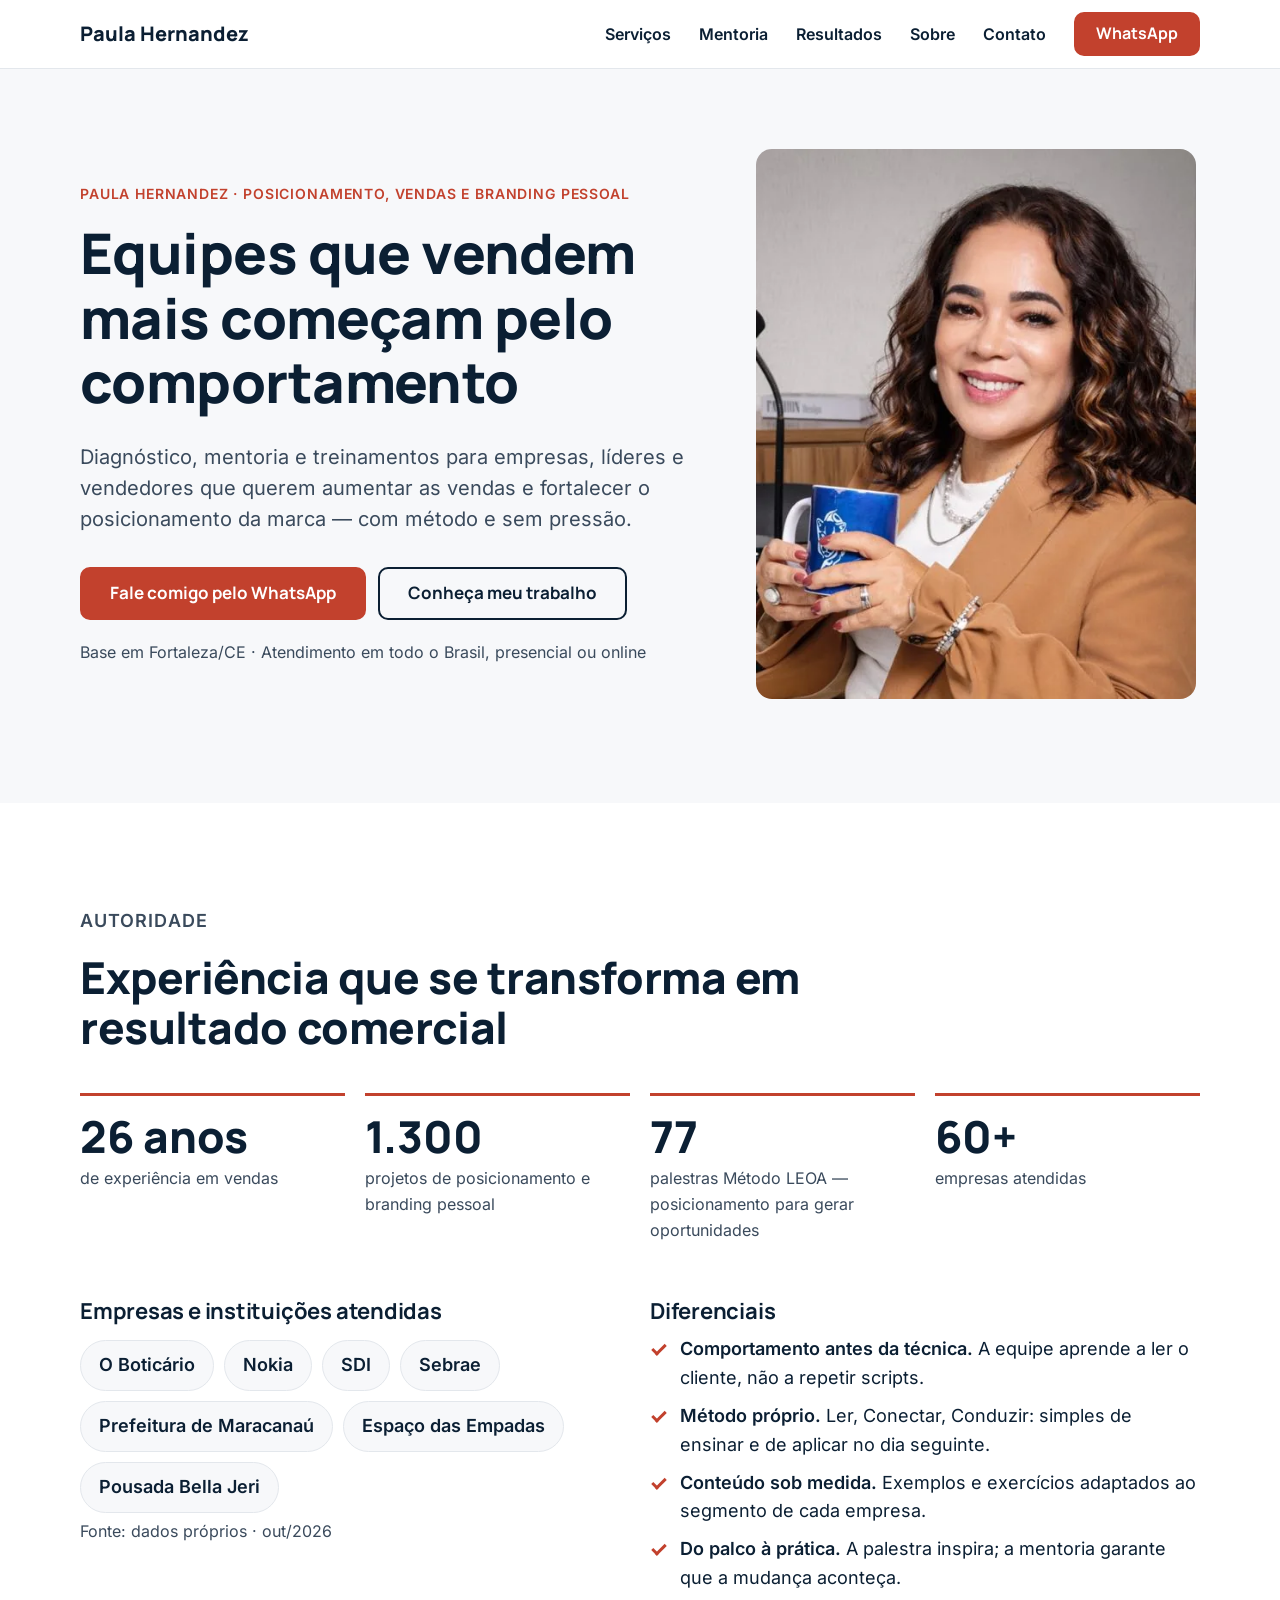
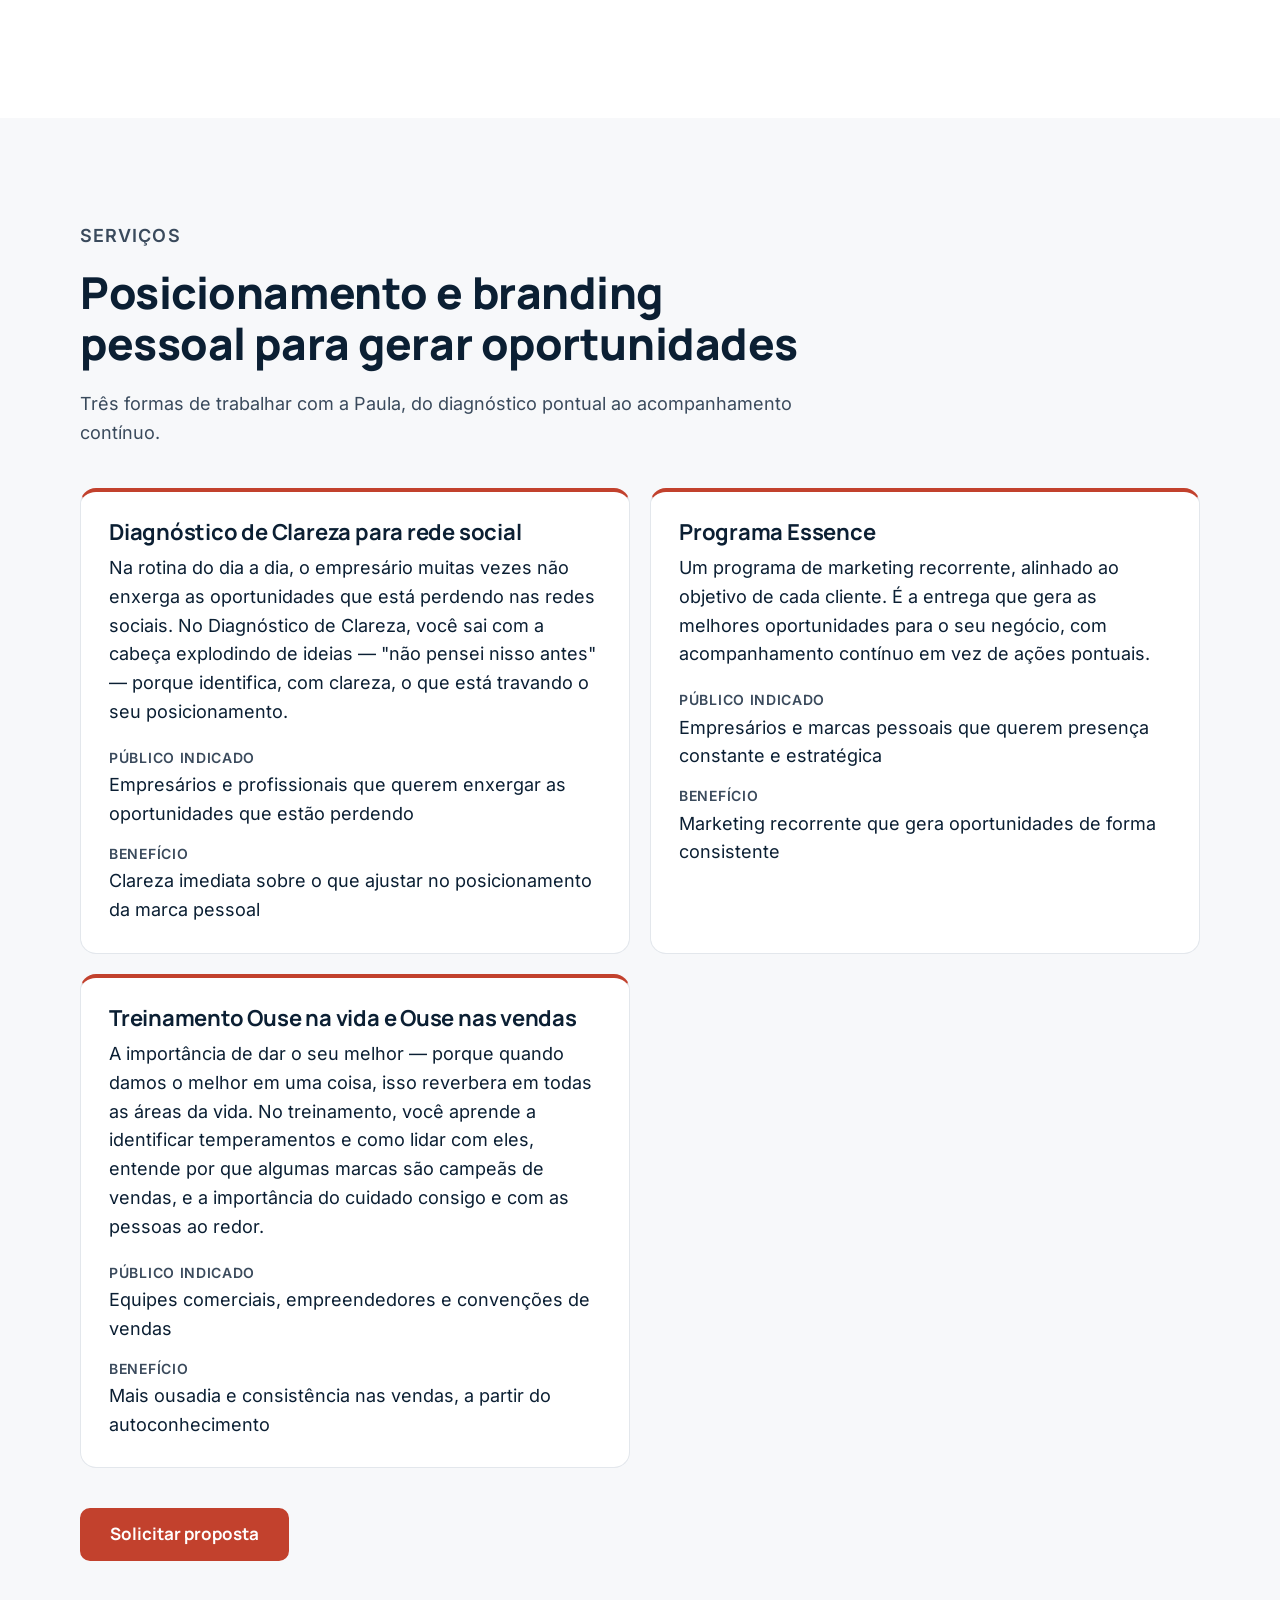
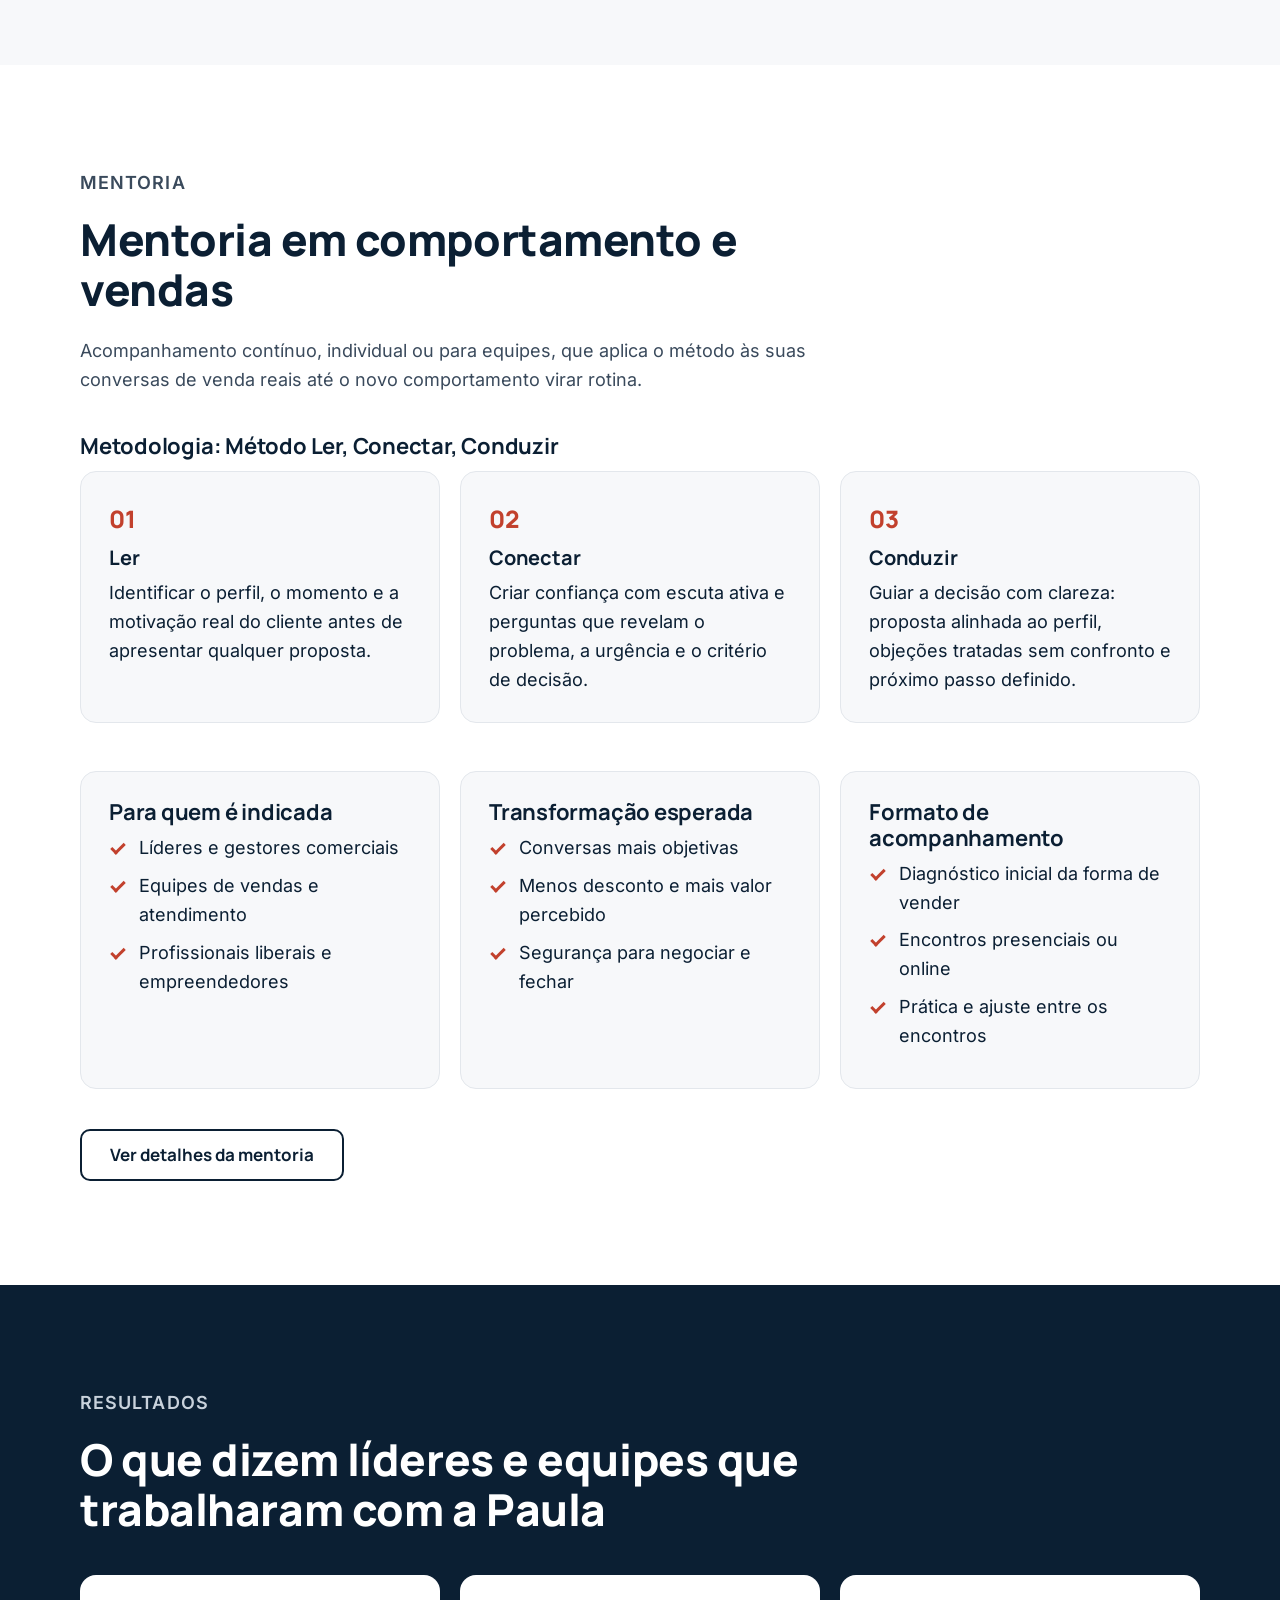
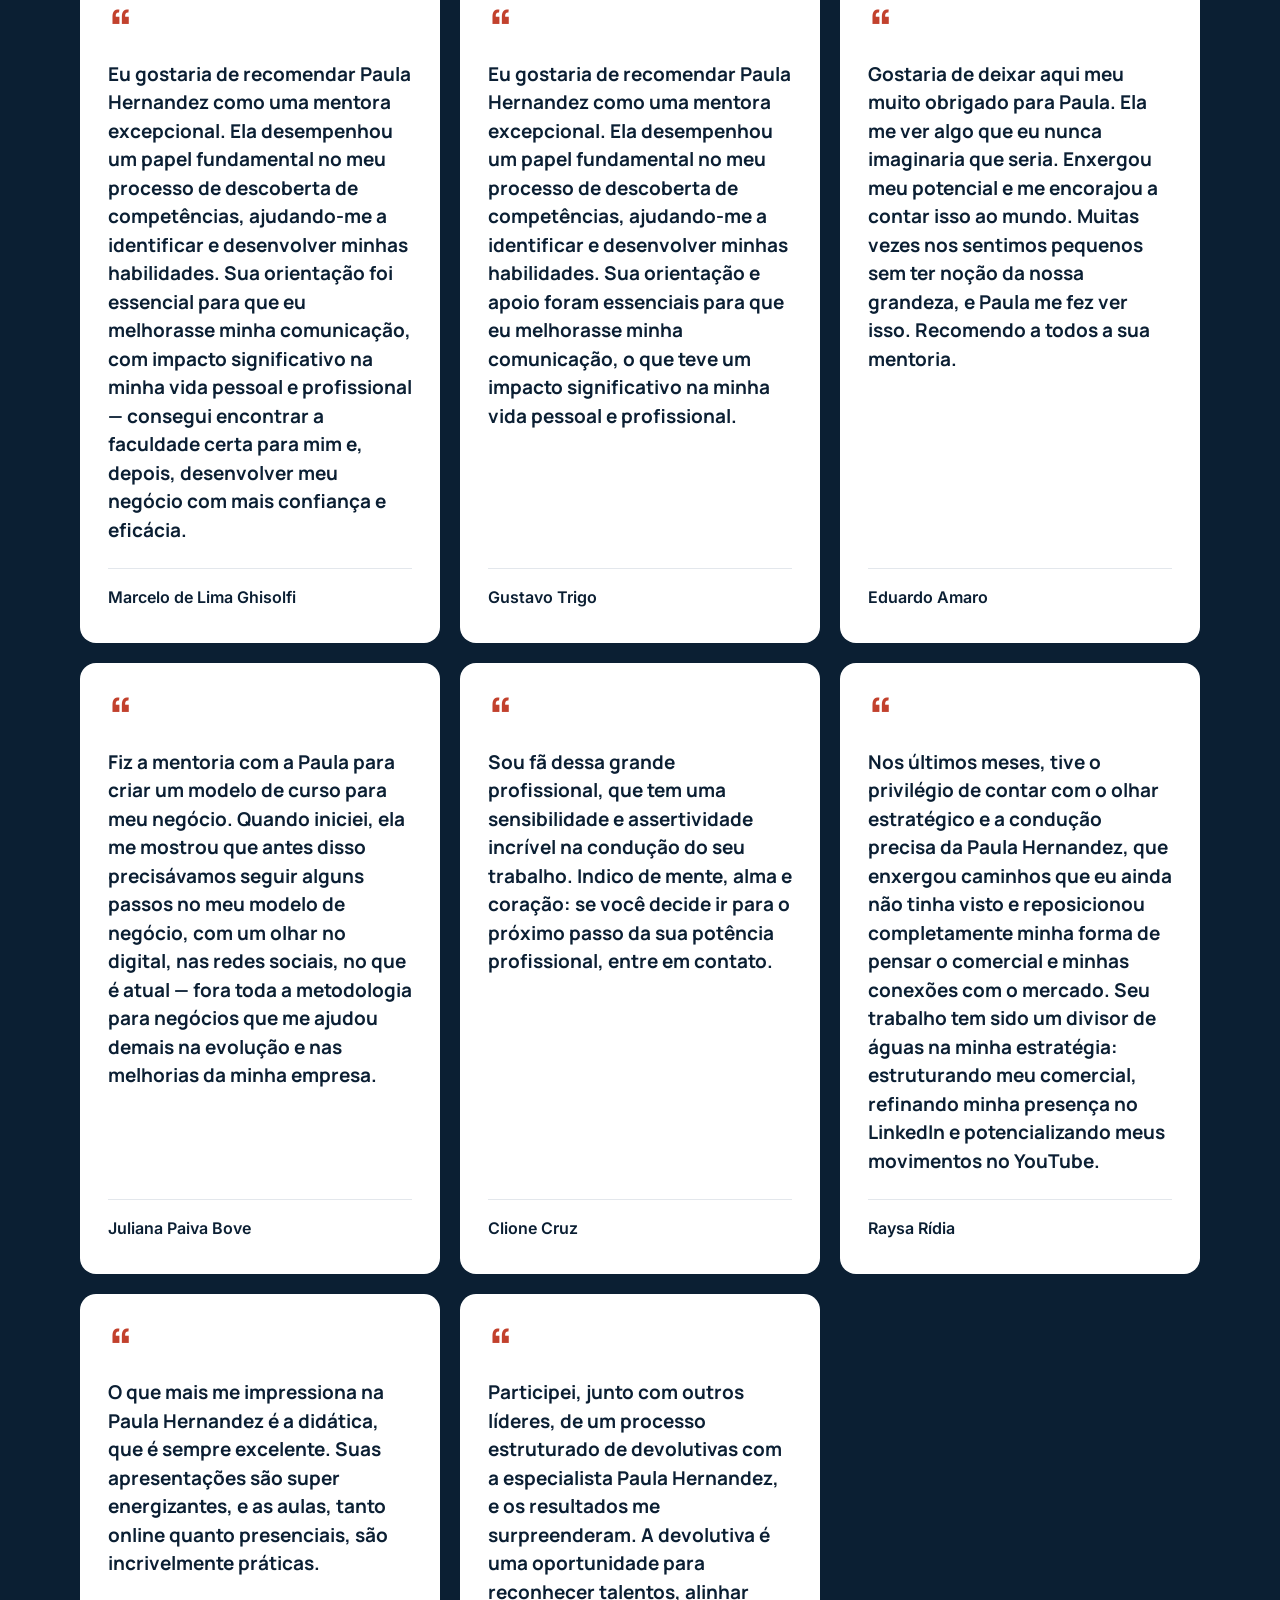
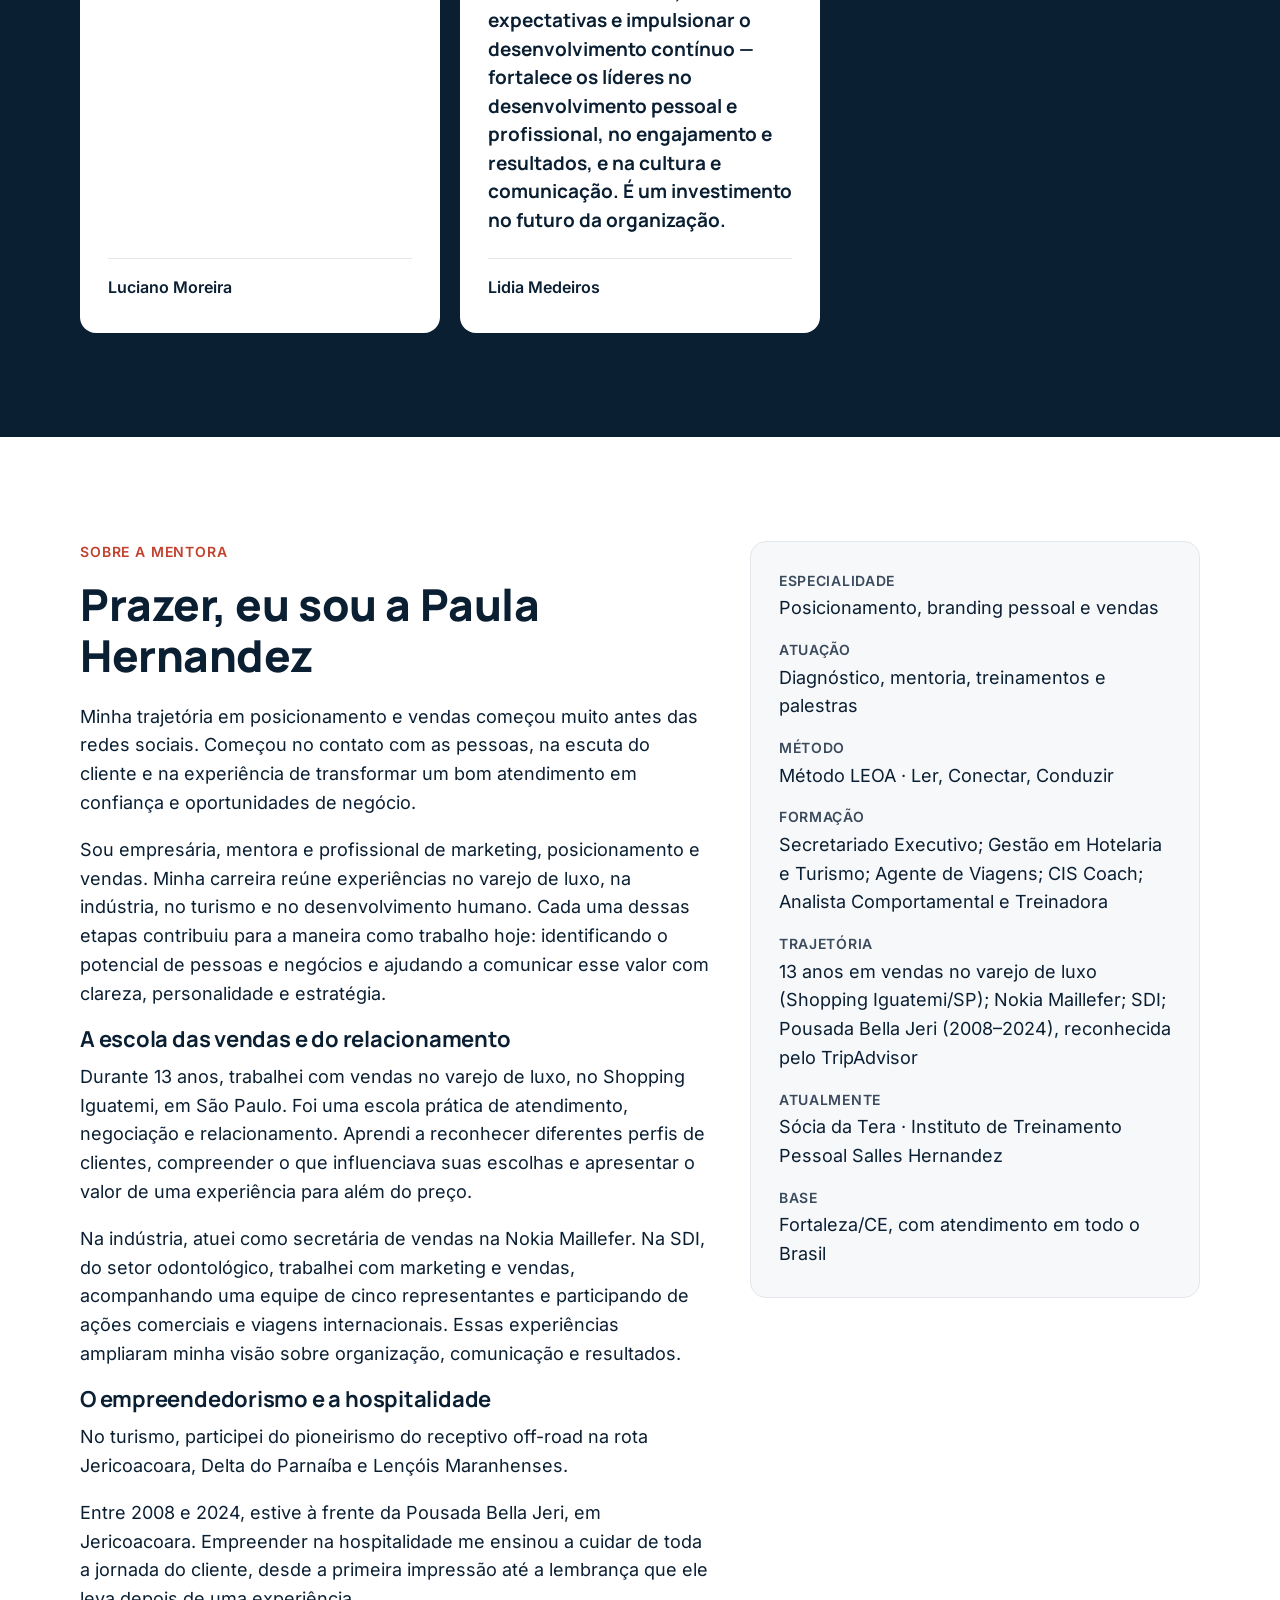
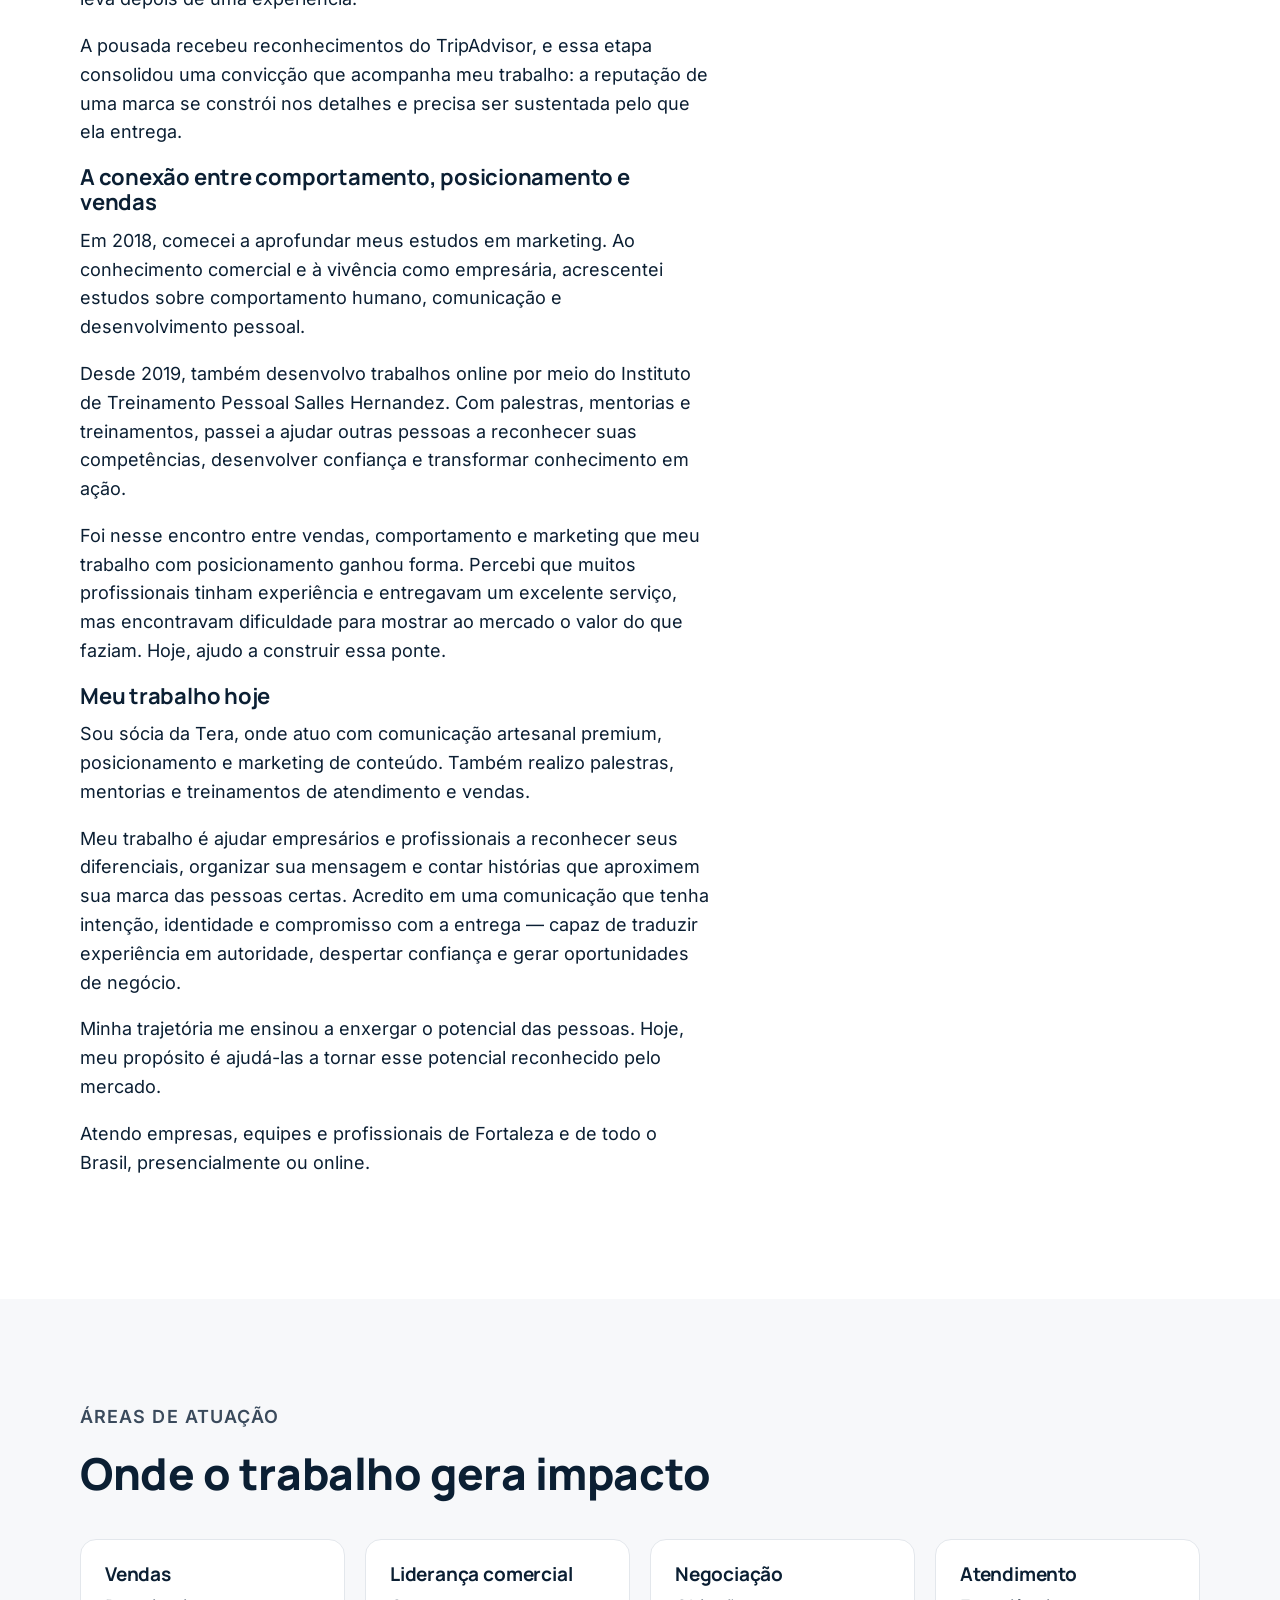
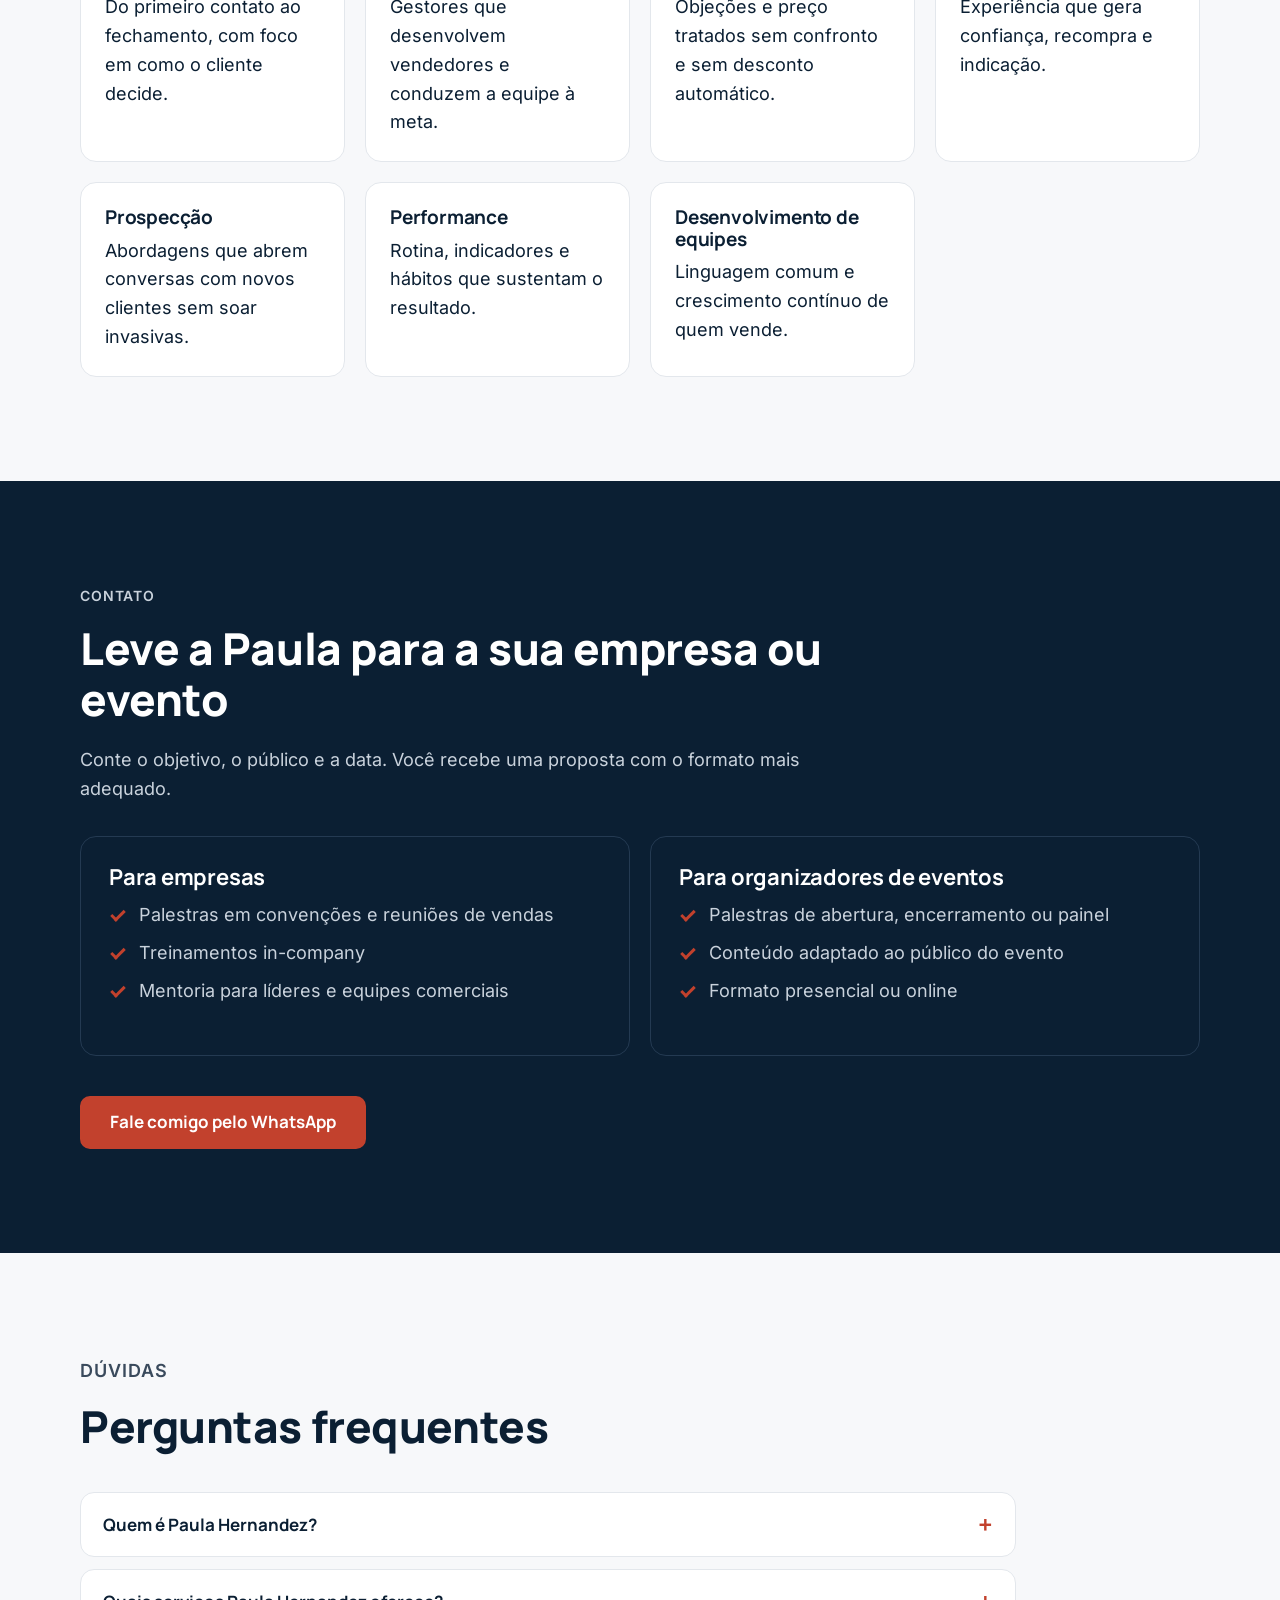
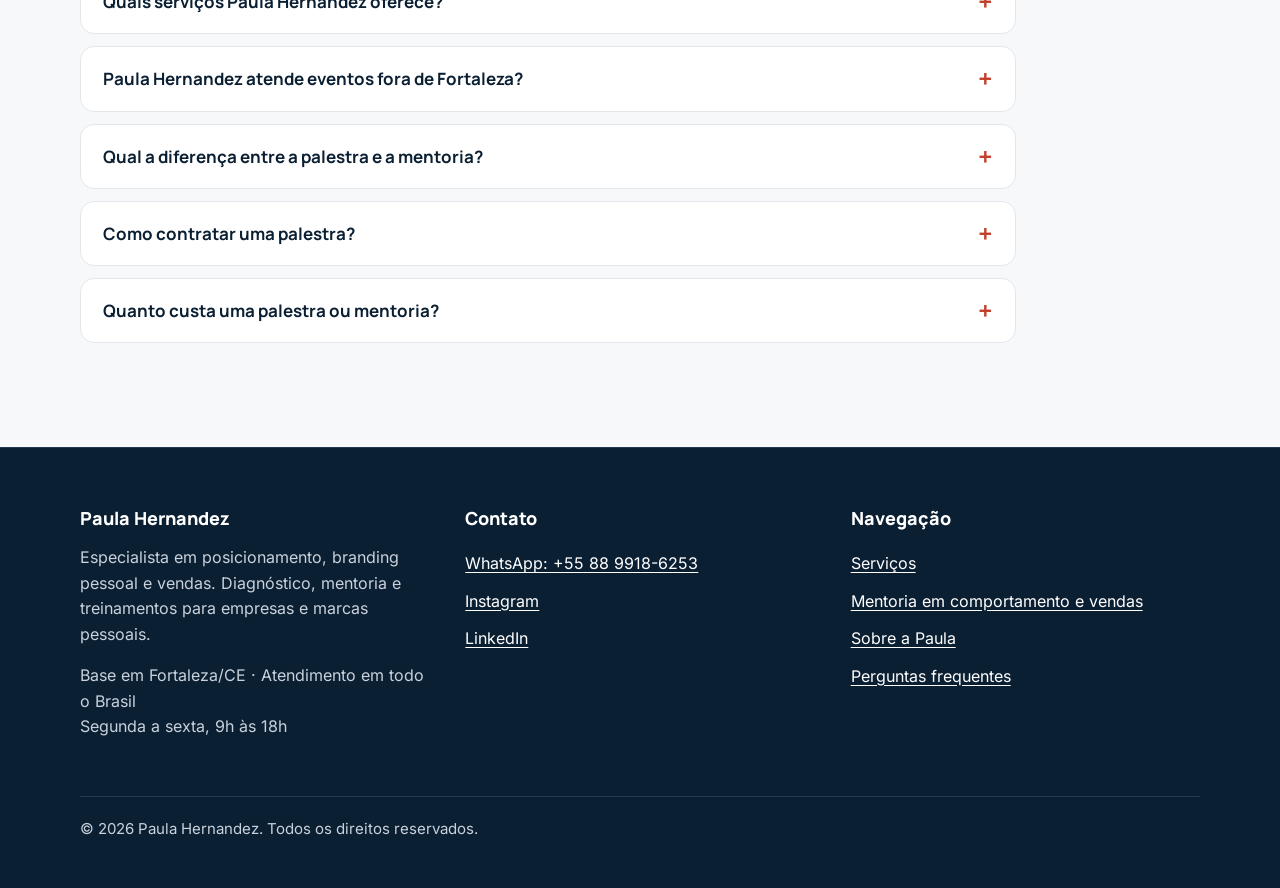
<file: index.html>
<!DOCTYPE html>
<html lang="pt-BR"><head>
<meta charset="UTF-8"/>
<meta name="viewport" content="width=device-width, initial-scale=1.0"/>
<title>Paula Hernandez | Posicionamento e Vendas</title>
<meta name="description" content="Paula Hernandez ajuda empresas e marcas pessoais a vender mais com posicionamento, branding pessoal e método próprio. Diagnóstico, mentoria e treinamentos."/>
<meta name="robots" content="index, follow, max-image-preview:large, max-snippet:-1, max-video-preview:-1"/>
<link rel="canonical" href="https://paulahernandezoficial.com.br/"/>
<meta name="theme-color" content="#0B1F33"/>
<link rel="icon" type="image/webp" href="favicon.webp"/>
<link rel="apple-touch-icon" href="favicon.png"/>
<link rel="manifest" href="site.webmanifest"/>
<meta name="author" content="Paula Hernandez"/>
<meta property="og:type" content="website"/>
<meta property="og:locale" content="pt_BR"/>
<meta property="og:site_name" content="Paula Hernandez"/>
<meta property="og:url" content="https://paulahernandezoficial.com.br/"/>
<meta property="og:title" content="Paula Hernandez | Posicionamento e Vendas"/>
<meta property="og:description" content="Paula Hernandez ajuda empresas e marcas pessoais a vender mais com posicionamento, branding pessoal e método próprio. Diagnóstico, mentoria e treinamentos."/>
<meta property="og:image" content="https://paulahernandezoficial.com.br/og-paula-hernandez.png"/>
<meta property="og:image:width" content="1200"/>
<meta property="og:image:height" content="630"/>
<meta property="og:image:alt" content="Paula Hernandez, especialista em posicionamento, branding pessoal e vendas"/>
<meta name="twitter:card" content="summary_large_image"/>
<meta name="twitter:title" content="Paula Hernandez | Posicionamento e Vendas"/>
<meta name="twitter:description" content="Paula Hernandez ajuda empresas e marcas pessoais a vender mais com posicionamento, branding pessoal e método próprio. Diagnóstico, mentoria e treinamentos."/>
<meta name="twitter:image" content="https://paulahernandezoficial.com.br/og-paula-hernandez.png"/>
<link rel="preload" as="font" type="font/woff2" href="assets/fontes/manrope-800.woff2" crossorigin/>
<link rel="preload" as="font" type="font/woff2" href="assets/fontes/inter-400.woff2" crossorigin/>
<link rel="preload" as="font" type="font/woff2" href="assets/fontes/manrope-700.woff2" crossorigin/>
<style>
@font-face{font-family:"Manrope";src:url(assets/fontes/manrope-800.woff2) format("woff2");font-weight:800;font-style:normal;font-display:swap}
@font-face{font-family:"Manrope";src:url(assets/fontes/manrope-700.woff2) format("woff2");font-weight:700;font-style:normal;font-display:swap}
@font-face{font-family:"Inter";src:url(assets/fontes/inter-400.woff2) format("woff2");font-weight:400;font-style:normal;font-display:swap}
@font-face{font-family:"Inter";src:url(assets/fontes/inter-600.woff2) format("woff2");font-weight:600;font-style:normal;font-display:swap}
:root{--marinho:#0B1F33;--terracota:#C2412D;--terracota-escuro:#A33523;--offwhite:#F7F8FA;--branco:#FFFFFF;--texto-2:#3A4A5C;--claro:#C9D2DC;--linha:#E3E7EC;--linha-escura:#243A52;--max:1160px}
*,*::before,*::after{box-sizing:border-box}
html{-webkit-text-size-adjust:100%;scroll-behavior:smooth}
body{margin:0;font-family:"Inter",system-ui,-apple-system,"Segoe UI",Roboto,sans-serif;font-weight:400;font-size:1.0625rem;line-height:1.6;color:var(--marinho);background:var(--offwhite);padding-bottom:80px}
@media(min-width:768px){body{font-size:1.125rem}}
@media(min-width:960px){body{padding-bottom:0}}
img{max-width:100%;height:auto;display:block}
a{color:var(--terracota)}
h1,h2,h3,h4{font-family:"Manrope",system-ui,-apple-system,"Segoe UI",Roboto,sans-serif;color:var(--marinho);line-height:1.15;letter-spacing:-.01em;margin:0 0 .5em}
h1,h2{font-weight:800}
h3,h4{font-weight:700}
[id]{scroll-margin-top:84px}
.wrap{max-width:var(--max);margin:0 auto;padding:0 20px}
.pular{position:absolute;left:-9999px;top:8px;background:var(--branco);color:var(--marinho);padding:12px 18px;z-index:50}
.pular:focus{left:16px}
.topo{position:sticky;top:0;z-index:40;background:var(--branco);border-bottom:1px solid var(--linha)}
.topo .wrap{display:flex;align-items:center;justify-content:space-between;gap:16px;min-height:68px}
.marca{font-family:"Manrope",system-ui,sans-serif;font-weight:800;font-size:1.25rem;color:var(--marinho);text-decoration:none;padding:10px 0}
.menu-desk{display:none}
.menu-mob summary{list-style:none;cursor:pointer;display:flex;align-items:center;min-height:48px;padding:0 18px;border:2px solid var(--marinho);border-radius:10px;font-weight:600;color:var(--marinho)}
.menu-mob summary::-webkit-details-marker{display:none}
.menu-mob ul{position:absolute;left:0;right:0;top:100%;margin:0;padding:8px 20px 20px;list-style:none;background:var(--branco);border-bottom:1px solid var(--linha)}
.menu-mob li{margin:0;border-bottom:1px solid var(--linha)}
.menu-mob li:last-child{border-bottom:0}
.menu-mob a{display:flex;align-items:center;min-height:52px;color:var(--marinho);text-decoration:none;font-weight:600}
@media(min-width:960px){
.menu-mob{display:none}
.menu-desk{display:flex;align-items:center;gap:28px;list-style:none;margin:0;padding:0}
.menu-desk li{margin:0}
.menu-desk a:not(.btn){color:var(--marinho);text-decoration:none;font-weight:600;font-size:1rem}
.menu-desk .btn{min-height:44px;padding:10px 20px;font-size:1rem}
}
.hero{padding:40px 0 64px}
.hero .wrap{display:grid;gap:40px}
@media(min-width:960px){.hero{padding:80px 0 104px}.hero .wrap{grid-template-columns:1.15fr .85fr;align-items:center;gap:64px}}
.selo{display:block;font-size:.875rem;font-weight:600;letter-spacing:.06em;text-transform:uppercase;color:var(--terracota);margin:0 0 16px}
.hero h1{font-size:clamp(2.125rem,1.5rem + 2.8vw,3.5rem);max-width:14em}
.sub{font-size:1.25rem;line-height:1.55;color:var(--texto-2);max-width:32em;margin:0}
.botoes{display:flex;flex-direction:column;gap:12px;margin-top:32px}
@media(min-width:560px){.botoes{flex-direction:row;flex-wrap:wrap}}
.btn{display:inline-flex;align-items:center;justify-content:center;text-align:center;min-height:52px;padding:14px 28px;border-radius:10px;border:2px solid transparent;font-family:"Manrope",system-ui,sans-serif;font-weight:700;font-size:1.0625rem;line-height:1.2;text-decoration:none}
.btn-p{background:var(--terracota);border-color:var(--terracota);color:var(--branco)}
.btn-p:hover{background:var(--terracota-escuro);border-color:var(--terracota-escuro);color:var(--branco)}
.btn-s{border-color:var(--marinho);color:var(--marinho)}
.btn-s:hover{background:var(--marinho);color:var(--branco)}
.hero-nota{margin:20px 0 0;font-size:1rem;color:var(--texto-2)}
.hero-foto{margin:0;justify-self:center;width:100%;max-width:440px}
.hero-foto img{width:100%;aspect-ratio:4/5;object-fit:cover;border-radius:16px;background:var(--linha)}
.barra-cta{position:fixed;left:0;right:0;bottom:0;z-index:40;padding:12px 16px calc(12px + env(safe-area-inset-bottom));background:var(--branco);border-top:1px solid var(--linha)}
.barra-cta .btn{width:100%}
@media(min-width:960px){.barra-cta{display:none}}
</style>
<link rel="preload" as="style" href="assets/style.css" onload="this.onload=null;this.rel='stylesheet'"/>
<noscript><link rel="stylesheet" href="assets/style.css"/></noscript>
<script type="application/ld+json">
{
  "@context": "https://schema.org",
  "@graph": [
    {
      "@type": "ProfessionalService",
      "@id": "https://paulahernandezoficial.com.br/#negocio",
      "name": "Paula Hernandez — Palestras e Mentoria em Comportamento e Vendas",
      "alternateName": ["Paula Hernandez Oficial", "Paula Hernandez Palestrante", "Paula Hernandez Mentoria"],
      "description": "Diagnóstico de posicionamento, mentoria em comportamento e vendas e treinamentos para empresas e marcas pessoais, com o Método Ler, Conectar, Conduzir. Base em Fortaleza/CE, atendimento em todo o Brasil.",
      "url": "https://paulahernandezoficial.com.br/",
      "image": "https://paulahernandezoficial.com.br/assets/img/paula-hernandez.webp",
      "logo": "https://paulahernandezoficial.com.br/favicon.png",
      "telephone": "+558899186253",
      "priceRange": "Sob consulta",
      "sameAs": ["https://www.instagram.com/paulahernandezoficial", "https://www.linkedin.com/in/paulahernandezoficial/"],
      "founder": {"@id": "https://paulahernandezoficial.com.br/#paula"},
      "employee": {"@id": "https://paulahernandezoficial.com.br/#paula"},
      "address": {"@type": "PostalAddress", "addressLocality": "Fortaleza", "addressRegion": "CE", "addressCountry": "BR"},
      "geo": {"@type": "GeoCoordinates", "latitude": -3.7319, "longitude": -38.5267},
      "hasMap": "https://www.google.com/maps?q=Fortaleza,+CE",
      "areaServed": [
        {"@type": "City", "name": "Fortaleza", "sameAs": "https://www.wikidata.org/wiki/Q43463"},
        {"@type": "State", "name": "Ceará"},
        {"@type": "Country", "name": "Brasil"}
      ],
      "openingHoursSpecification": [{
        "@type": "OpeningHoursSpecification",
        "dayOfWeek": ["https://schema.org/Monday", "https://schema.org/Tuesday", "https://schema.org/Wednesday", "https://schema.org/Thursday", "https://schema.org/Friday"],
        "opens": "09:00",
        "closes": "18:00"
      }],
      "knowsAbout": [
        {"@id": "https://www.wikidata.org/wiki/Q194189"},
        {"@id": "https://www.wikidata.org/wiki/Q5657855"},
        {"@id": "https://www.wikidata.org/wiki/Q484275"},
        {"@id": "https://www.wikidata.org/wiki/Q202875"},
        {"@id": "https://www.wikidata.org/wiki/Q1060653"},
        {"@id": "https://www.wikidata.org/wiki/Q3769299"},
        {"@id": "https://www.wikidata.org/wiki/Q301468"},
        {"@id": "https://www.wikidata.org/wiki/Q967647"}
      ],
      "hasOfferCatalog": {
        "@type": "OfferCatalog",
        "@id": "https://paulahernandezoficial.com.br/#catalogo",
        "name": "Serviços e mentorias",
        "itemListElement": [
          {"@type": "Offer", "itemOffered": {"@type": "Service", "@id": "https://paulahernandezoficial.com.br/#diagnostico-de-clareza", "name": "Diagnóstico de Clareza para rede social", "serviceType": "Consultoria de posicionamento"}},
          {"@type": "Offer", "itemOffered": {"@type": "Service", "@id": "https://paulahernandezoficial.com.br/#programa-essence", "name": "Programa Essence", "serviceType": "Marketing recorrente"}},
          {"@type": "Offer", "itemOffered": {"@type": "Service", "@id": "https://paulahernandezoficial.com.br/#treinamento-ouse", "name": "Treinamento Ouse na vida e Ouse nas vendas", "serviceType": "Treinamento"}},
          {"@type": "Offer", "itemOffered": {"@id": "https://paulahernandezoficial.com.br/mentoria-em-comportamento-e-vendas-em-fortaleza/#servico"}}
        ]
      }
    },
    {
      "@type": "Person",
      "@id": "https://paulahernandezoficial.com.br/#paula",
      "name": "Paula Hernandez",
      "alternateName": ["Paula Hernandez Oficial"],
      "jobTitle": "Especialista em posicionamento, branding pessoal e vendas",
      "description": "Especialista em posicionamento, branding pessoal e vendas, criadora do Método LEOA e do Método Ler, Conectar, Conduzir. Base em Fortaleza/CE, atuação em todo o Brasil.",
      "url": "https://paulahernandezoficial.com.br/",
      "image": {"@type": "ImageObject", "url": "https://paulahernandezoficial.com.br/assets/img/paula-hernandez.webp", "width": 512, "height": 640},
      "sameAs": ["https://www.instagram.com/paulahernandezoficial", "https://www.linkedin.com/in/paulahernandezoficial/"],
      "worksFor": [{"@id": "https://paulahernandezoficial.com.br/#negocio"}, {"@type": "Organization", "name": "Tera"}],
      "homeLocation": {"@type": "City", "name": "Fortaleza", "sameAs": "https://www.wikidata.org/wiki/Q43463"},
      "hasCredential": [
        {"@type": "EducationalOccupationalCredential", "credentialCategory": "Secretariado Executivo"},
        {"@type": "EducationalOccupationalCredential", "credentialCategory": "Gestão em Hotelaria e Turismo"},
        {"@type": "EducationalOccupationalCredential", "credentialCategory": "Agente de Viagens"},
        {"@type": "EducationalOccupationalCredential", "credentialCategory": "CIS Coach"},
        {"@type": "EducationalOccupationalCredential", "credentialCategory": "Analista Comportamental e Treinadora"}
      ],
      "knowsAbout": [
        {"@id": "https://www.wikidata.org/wiki/Q194189"},
        {"@id": "https://www.wikidata.org/wiki/Q5657855"},
        {"@id": "https://www.wikidata.org/wiki/Q484275"},
        {"@id": "https://www.wikidata.org/wiki/Q202875"},
        {"@id": "https://www.wikidata.org/wiki/Q1060653"},
        {"@id": "https://www.wikidata.org/wiki/Q3769299"},
        {"@id": "https://www.wikidata.org/wiki/Q1231428"},
        {"@id": "https://www.wikidata.org/wiki/Q191591"},
        {"@id": "https://www.wikidata.org/wiki/Q18342738"},
        {"@id": "https://www.wikidata.org/wiki/Q967647"}
      ]
    },
    {"@type": "Thing", "@id": "https://www.wikidata.org/wiki/Q194189", "name": "Vendas", "sameAs": "https://www.wikidata.org/wiki/Q194189"},
    {"@type": "Thing", "@id": "https://www.wikidata.org/wiki/Q5657855", "name": "Gestão de vendas", "sameAs": "https://www.wikidata.org/wiki/Q5657855"},
    {"@type": "Thing", "@id": "https://www.wikidata.org/wiki/Q484275", "name": "Liderança", "sameAs": "https://www.wikidata.org/wiki/Q484275"},
    {"@type": "Thing", "@id": "https://www.wikidata.org/wiki/Q202875", "name": "Negociação", "sameAs": "https://www.wikidata.org/wiki/Q202875"},
    {"@type": "Thing", "@id": "https://www.wikidata.org/wiki/Q1060653", "name": "Atendimento ao cliente", "sameAs": "https://www.wikidata.org/wiki/Q1060653"},
    {"@type": "Thing", "@id": "https://www.wikidata.org/wiki/Q3769299", "name": "Comportamento humano", "sameAs": "https://www.wikidata.org/wiki/Q3769299"},
    {"@type": "Thing", "@id": "https://www.wikidata.org/wiki/Q301468", "name": "Comportamento do consumidor", "sameAs": "https://www.wikidata.org/wiki/Q301468"},
    {"@type": "Thing", "@id": "https://www.wikidata.org/wiki/Q1231428", "name": "Persuasão", "sameAs": "https://www.wikidata.org/wiki/Q1231428"},
    {"@type": "Thing", "@id": "https://www.wikidata.org/wiki/Q191591", "name": "Inteligência emocional", "sameAs": "https://www.wikidata.org/wiki/Q191591"},
    {"@type": "Thing", "@id": "https://www.wikidata.org/wiki/Q18342738", "name": "Oratória", "sameAs": "https://www.wikidata.org/wiki/Q18342738"},
    {"@type": "Thing", "@id": "https://www.wikidata.org/wiki/Q967647", "name": "Mentoria", "sameAs": "https://www.wikidata.org/wiki/Q967647"},
    {
      "@type": "DefinedTermSet",
      "@id": "https://paulahernandezoficial.com.br/#metodologia",
      "name": "Metodologia Paula Hernandez"
    },
    {
      "@type": "DefinedTerm",
      "@id": "https://paulahernandezoficial.com.br/#metodo",
      "name": "Método Ler, Conectar, Conduzir",
      "description": "Método de vendas baseado em comportamento, criado por Paula Hernandez, em três etapas: ler o perfil e o momento do cliente, criar conexão por meio de escuta e perguntas, e conduzir a decisão com clareza e sem pressão.",
      "inDefinedTermSet": {"@id": "https://paulahernandezoficial.com.br/#metodologia"},
      "creator": {"@id": "https://paulahernandezoficial.com.br/#paula"},
      "url": "https://paulahernandezoficial.com.br/#mentoria"
    },
    {
      "@type": "DefinedTerm",
      "@id": "https://paulahernandezoficial.com.br/#metodo-leoa",
      "name": "Método LEOA",
      "description": "Método de posicionamento criado por Paula Hernandez para gerar oportunidades de negócio a partir da marca pessoal, aplicado em palestras, diagnósticos e no Programa Essence.",
      "inDefinedTermSet": {"@id": "https://paulahernandezoficial.com.br/#metodologia"},
      "creator": {"@id": "https://paulahernandezoficial.com.br/#paula"},
      "url": "https://paulahernandezoficial.com.br/#palestras"
    },
    {
      "@type": "WebSite",
      "@id": "https://paulahernandezoficial.com.br/#site",
      "name": "Paula Hernandez",
      "url": "https://paulahernandezoficial.com.br/",
      "inLanguage": "pt-BR",
      "publisher": {"@id": "https://paulahernandezoficial.com.br/#negocio"}
    },
    {
      "@type": "WebPage",
      "@id": "https://paulahernandezoficial.com.br/#webpage",
      "url": "https://paulahernandezoficial.com.br/",
      "name": "Paula Hernandez | Posicionamento e Vendas",
      "description": "Paula Hernandez ajuda empresas e marcas pessoais a vender mais com posicionamento, branding pessoal e método próprio. Diagnóstico, mentoria e treinamentos.",
      "inLanguage": "pt-BR",
      "isPartOf": {"@id": "https://paulahernandezoficial.com.br/#site"},
      "about": {"@id": "https://paulahernandezoficial.com.br/#paula"},
      "mainEntity": {"@id": "https://paulahernandezoficial.com.br/#negocio"},
      "primaryImageOfPage": {"@type": "ImageObject", "url": "https://paulahernandezoficial.com.br/assets/img/paula-hernandez.webp", "width": 512, "height": 640},
      "dateModified": "2026-09-28"
    },
    {
      "@type": "FAQPage",
      "@id": "https://paulahernandezoficial.com.br/#perguntas",
      "isPartOf": {"@id": "https://paulahernandezoficial.com.br/#webpage"},
      "mainEntity": [
        {"@type": "Question", "name": "Quem é Paula Hernandez?", "acceptedAnswer": {"@type": "Answer", "text": "Paula Hernandez é palestrante e mentora especialista em comportamento e vendas. Ela ajuda empresas, líderes comerciais e profissionais a vender mais entendendo como o cliente decide, com o Método Ler, Conectar, Conduzir."}},
        {"@type": "Question", "name": "Quais serviços Paula Hernandez oferece?", "acceptedAnswer": {"@type": "Answer", "text": "Os principais são o Diagnóstico de Clareza para rede social, o Programa Essence de marketing recorrente e o Treinamento Ouse na vida e Ouse nas vendas, além da mentoria em comportamento e vendas e palestras sob medida para eventos."}},
        {"@type": "Question", "name": "Paula Hernandez atende eventos fora de Fortaleza?", "acceptedAnswer": {"@type": "Answer", "text": "Sim. Paula tem base em Fortaleza/CE e realiza palestras, treinamentos e mentorias em todo o Brasil, presencialmente ou online."}},
        {"@type": "Question", "name": "Qual a diferença entre a palestra e a mentoria?", "acceptedAnswer": {"@type": "Answer", "text": "A palestra é um encontro único, pensado para inspirar e dar direção a um grupo. A mentoria é um acompanhamento contínuo, individual ou para equipes, que aplica o método às conversas de venda reais até o comportamento mudar."}},
        {"@type": "Question", "name": "Como contratar uma palestra?", "acceptedAnswer": {"@type": "Answer", "text": "Envie uma mensagem pelo WhatsApp com a data, a cidade, o público e o objetivo do evento. Com essas informações, Paula indica o tema mais adequado e envia a proposta."}},
        {"@type": "Question", "name": "Quanto custa uma palestra ou mentoria?", "acceptedAnswer": {"@type": "Answer", "text": "O valor é enviado em proposta, porque depende do formato, da duração, do local e do número de participantes. O primeiro contato pelo WhatsApp não tem custo."}}
      ]
    }
  ]
}
</script>
</head>
<body>
<a class="pular" href="#conteudo">Pular para o conteúdo</a>

<header class="topo">
  <div class="wrap">
    <a class="marca" href="./">Paula Hernandez</a>
    <nav aria-label="Principal">
      <ul class="menu-desk">
        <li><a href="#palestras">Serviços</a></li>
        <li><a href="#mentoria">Mentoria</a></li>
        <li><a href="#resultados">Resultados</a></li>
        <li><a href="#sobre">Sobre</a></li>
        <li><a href="#contato">Contato</a></li>
        <li><a class="btn btn-p" href="https://wa.me/558899186253?text=Ol%C3%A1%2C%20Paula!%20Vim%20pelo%20site." rel="noopener">WhatsApp</a></li>
      </ul>
      <details class="menu-mob">
        <summary>Menu</summary>
        <ul>
          <li><a href="#palestras">Serviços</a></li>
          <li><a href="#mentoria">Mentoria</a></li>
          <li><a href="#resultados">Resultados</a></li>
          <li><a href="#sobre">Sobre</a></li>
          <li><a href="#contato">Contato</a></li>
        </ul>
      </details>
    </nav>
  </div>
</header>

<main id="conteudo">

<section class="hero" aria-labelledby="titulo-principal">
  <div class="wrap">
    <div>
      <p class="selo">Paula Hernandez · Posicionamento, vendas e branding pessoal</p>
      <h1 id="titulo-principal">Equipes que vendem mais começam pelo comportamento</h1>
      <p class="sub">Diagnóstico, mentoria e treinamentos para empresas, líderes e vendedores que querem aumentar as vendas e fortalecer o posicionamento da marca — com método e sem pressão.</p>
      <div class="botoes">
        <a class="btn btn-p" href="https://wa.me/558899186253?text=Ol%C3%A1%2C%20Paula!%20Vim%20pelo%20site." rel="noopener">Fale comigo pelo WhatsApp</a>
        <a class="btn btn-s" href="#sobre">Conheça meu trabalho</a>
      </div>
      <p class="hero-nota">Base em Fortaleza/CE · Atendimento em todo o Brasil, presencial ou online</p>
    </div>
    <figure class="hero-foto">
      <img src="assets/img/paula-hernandez.webp" width="512" height="640" alt="Paula Hernandez, palestrante e mentora em comportamento e vendas, sorrindo em seu escritório de blazer caramelo" fetchpriority="high" decoding="async"/>
    </figure>
  </div>
</section>

<section class="secao secao-branca" id="autoridade" aria-labelledby="titulo-autoridade">
  <div class="wrap">
    <div class="cabecalho-secao">
      <p class="selo">Autoridade</p>
      <h2 id="titulo-autoridade">Experiência que se transforma em resultado comercial</h2>
    </div>
    <ul class="numeros">
      <li><span class="numero">26 anos</span><span class="numero-rotulo">de experiência em vendas</span></li>
      <li><span class="numero">1.300</span><span class="numero-rotulo">projetos de posicionamento e branding pessoal</span></li>
      <li><span class="numero">77</span><span class="numero-rotulo">palestras Método LEOA — posicionamento para gerar oportunidades</span></li>
      <li><span class="numero">60+</span><span class="numero-rotulo">empresas atendidas</span></li>
    </ul>
    <div class="grade grade-2">
      <div>
        <h3>Empresas e instituições atendidas</h3>
        <ul class="empresas">
          <li>O Boticário</li>
          <li>Nokia</li>
          <li>SDI</li>
          <li>Sebrae</li>
          <li>Prefeitura de Maracanaú</li>
          <li>Espaço das Empadas</li>
          <li>Pousada Bella Jeri</li>
        </ul>
        <p class="numero-rotulo">Fonte: dados próprios · out/2026</p>
      </div>
      <div>
        <h3>Diferenciais</h3>
        <ul class="lista-check">
          <li><strong>Comportamento antes da técnica.</strong> A equipe aprende a ler o cliente, não a repetir scripts.</li>
          <li><strong>Método próprio.</strong> Ler, Conectar, Conduzir: simples de ensinar e de aplicar no dia seguinte.</li>
          <li><strong>Conteúdo sob medida.</strong> Exemplos e exercícios adaptados ao segmento de cada empresa.</li>
          <li><strong>Do palco à prática.</strong> A palestra inspira; a mentoria garante que a mudança aconteça.</li>
        </ul>
      </div>
    </div>
  </div>
</section>

<section class="secao" id="palestras" aria-labelledby="titulo-palestras">
  <div class="wrap">
    <div class="cabecalho-secao">
      <p class="selo">Serviços</p>
      <h2 id="titulo-palestras">Posicionamento e branding pessoal para gerar oportunidades</h2>
      <p>Três formas de trabalhar com a Paula, do diagnóstico pontual ao acompanhamento contínuo.</p>
    </div>
    <div class="grade grade-2">
      <article class="cartao palestra" id="diagnostico-de-clareza">
        <h3>Diagnóstico de Clareza para rede social</h3>
        <p>Na rotina do dia a dia, o empresário muitas vezes não enxerga as oportunidades que está perdendo nas redes sociais. No Diagnóstico de Clareza, você sai com a cabeça explodindo de ideias — "não pensei nisso antes" — porque identifica, com clareza, o que está travando o seu posicionamento.</p>
        <dl>
          <div><dt>Público indicado</dt><dd>Empresários e profissionais que querem enxergar as oportunidades que estão perdendo</dd></div>
          <div><dt>Benefício</dt><dd>Clareza imediata sobre o que ajustar no posicionamento da marca pessoal</dd></div>
        </dl>
      </article>
      <article class="cartao palestra" id="programa-essence">
        <h3>Programa Essence</h3>
        <p>Um programa de marketing recorrente, alinhado ao objetivo de cada cliente. É a entrega que gera as melhores oportunidades para o seu negócio, com acompanhamento contínuo em vez de ações pontuais.</p>
        <dl>
          <div><dt>Público indicado</dt><dd>Empresários e marcas pessoais que querem presença constante e estratégica</dd></div>
          <div><dt>Benefício</dt><dd>Marketing recorrente que gera oportunidades de forma consistente</dd></div>
        </dl>
      </article>
      <article class="cartao palestra" id="treinamento-ouse">
        <h3>Treinamento Ouse na vida e Ouse nas vendas</h3>
        <p>A importância de dar o seu melhor — porque quando damos o melhor em uma coisa, isso reverbera em todas as áreas da vida. No treinamento, você aprende a identificar temperamentos e como lidar com eles, entende por que algumas marcas são campeãs de vendas, e a importância do cuidado consigo e com as pessoas ao redor.</p>
        <dl>
          <div><dt>Público indicado</dt><dd>Equipes comerciais, empreendedores e convenções de vendas</dd></div>
          <div><dt>Benefício</dt><dd>Mais ousadia e consistência nas vendas, a partir do autoconhecimento</dd></div>
        </dl>
      </article>
    </div>
    <div class="acoes-secao botoes">
      <a class="btn btn-p" href="https://wa.me/558899186253?text=Ol%C3%A1%2C%20Paula!%20Quero%20saber%20mais%20sobre%20os%20servi%C3%A7os." rel="noopener">Solicitar proposta</a>
    </div>
  </div>
</section>

<section class="secao secao-branca" id="mentoria" aria-labelledby="titulo-mentoria">
  <div class="wrap">
    <div class="cabecalho-secao">
      <p class="selo">Mentoria</p>
      <h2 id="titulo-mentoria">Mentoria em comportamento e vendas</h2>
      <p>Acompanhamento contínuo, individual ou para equipes, que aplica o método às suas conversas de venda reais até o novo comportamento virar rotina.</p>
    </div>
    <h3>Metodologia: Método Ler, Conectar, Conduzir</h3>
    <ol class="passos">
      <li>
        <h4>Ler</h4>
        <p>Identificar o perfil, o momento e a motivação real do cliente antes de apresentar qualquer proposta.</p>
      </li>
      <li>
        <h4>Conectar</h4>
        <p>Criar confiança com escuta ativa e perguntas que revelam o problema, a urgência e o critério de decisão.</p>
      </li>
      <li>
        <h4>Conduzir</h4>
        <p>Guiar a decisão com clareza: proposta alinhada ao perfil, objeções tratadas sem confronto e próximo passo definido.</p>
      </li>
    </ol>
    <div class="grade grade-3">
      <div class="cartao">
        <h3>Para quem é indicada</h3>
        <ul class="lista-check">
          <li>Líderes e gestores comerciais</li>
          <li>Equipes de vendas e atendimento</li>
          <li>Profissionais liberais e empreendedores</li>
        </ul>
      </div>
      <div class="cartao">
        <h3>Transformação esperada</h3>
        <ul class="lista-check">
          <li>Conversas mais objetivas</li>
          <li>Menos desconto e mais valor percebido</li>
          <li>Segurança para negociar e fechar</li>
        </ul>
      </div>
      <div class="cartao">
        <h3>Formato de acompanhamento</h3>
        <ul class="lista-check">
          <li>Diagnóstico inicial da forma de vender</li>
          <li>Encontros presenciais ou online</li>
          <li>Prática e ajuste entre os encontros</li>
        </ul>
      </div>
    </div>
    <div class="acoes-secao botoes">
      <a class="btn btn-s" href="mentoria-em-comportamento-e-vendas-em-fortaleza/">Ver detalhes da mentoria</a>
    </div>
  </div>
</section>

<section class="secao secao-escura" id="resultados" aria-labelledby="titulo-resultados">
  <div class="wrap">
    <div class="cabecalho-secao">
      <p class="selo">Resultados</p>
      <h2 id="titulo-resultados">O que dizem líderes e equipes que trabalharam com a Paula</h2>
    </div>
    <div class="grade grade-3">
      <figure class="depoimento">
        <blockquote><p>Eu gostaria de recomendar Paula Hernandez como uma mentora excepcional. Ela desempenhou um papel fundamental no meu processo de descoberta de competências, ajudando-me a identificar e desenvolver minhas habilidades. Sua orientação foi essencial para que eu melhorasse minha comunicação, com impacto significativo na minha vida pessoal e profissional — consegui encontrar a faculdade certa para mim e, depois, desenvolver meu negócio com mais confiança e eficácia.</p></blockquote>
        <figcaption><strong>Marcelo de Lima Ghisolfi</strong></figcaption>
      </figure>
      <figure class="depoimento">
        <blockquote><p>Eu gostaria de recomendar Paula Hernandez como uma mentora excepcional. Ela desempenhou um papel fundamental no meu processo de descoberta de competências, ajudando-me a identificar e desenvolver minhas habilidades. Sua orientação e apoio foram essenciais para que eu melhorasse minha comunicação, o que teve um impacto significativo na minha vida pessoal e profissional.</p></blockquote>
        <figcaption><strong>Gustavo Trigo</strong></figcaption>
      </figure>
      <figure class="depoimento">
        <blockquote><p>Gostaria de deixar aqui meu muito obrigado para Paula. Ela me ver algo que eu nunca imaginaria que seria. Enxergou meu potencial e me encorajou a contar isso ao mundo. Muitas vezes nos sentimos pequenos sem ter noção da nossa grandeza, e Paula me fez ver isso. Recomendo a todos a sua mentoria.</p></blockquote>
        <figcaption><strong>Eduardo Amaro</strong></figcaption>
      </figure>
      <figure class="depoimento">
        <blockquote><p>Fiz a mentoria com a Paula para criar um modelo de curso para meu negócio. Quando iniciei, ela me mostrou que antes disso precisávamos seguir alguns passos no meu modelo de negócio, com um olhar no digital, nas redes sociais, no que é atual — fora toda a metodologia para negócios que me ajudou demais na evolução e nas melhorias da minha empresa.</p></blockquote>
        <figcaption><strong>Juliana Paiva Bove</strong></figcaption>
      </figure>
      <figure class="depoimento">
        <blockquote><p>Sou fã dessa grande profissional, que tem uma sensibilidade e assertividade incrível na condução do seu trabalho. Indico de mente, alma e coração: se você decide ir para o próximo passo da sua potência profissional, entre em contato.</p></blockquote>
        <figcaption><strong>Clione Cruz</strong></figcaption>
      </figure>
      <figure class="depoimento">
        <blockquote><p>Nos últimos meses, tive o privilégio de contar com o olhar estratégico e a condução precisa da Paula Hernandez, que enxergou caminhos que eu ainda não tinha visto e reposicionou completamente minha forma de pensar o comercial e minhas conexões com o mercado. Seu trabalho tem sido um divisor de águas na minha estratégia: estruturando meu comercial, refinando minha presença no LinkedIn e potencializando meus movimentos no YouTube.</p></blockquote>
        <figcaption><strong>Raysa Rídia</strong></figcaption>
      </figure>
      <figure class="depoimento">
        <blockquote><p>O que mais me impressiona na Paula Hernandez é a didática, que é sempre excelente. Suas apresentações são super energizantes, e as aulas, tanto online quanto presenciais, são incrivelmente práticas.</p></blockquote>
        <figcaption><strong>Luciano Moreira</strong></figcaption>
      </figure>
      <figure class="depoimento">
        <blockquote><p>Participei, junto com outros líderes, de um processo estruturado de devolutivas com a especialista Paula Hernandez, e os resultados me surpreenderam. A devolutiva é uma oportunidade para reconhecer talentos, alinhar expectativas e impulsionar o desenvolvimento contínuo — fortalece os líderes no desenvolvimento pessoal e profissional, no engajamento e resultados, e na cultura e comunicação. É um investimento no futuro da organização.</p></blockquote>
        <figcaption><strong>Lidia Medeiros</strong></figcaption>
      </figure>
    </div>
  </div>
</section>

<section class="secao secao-branca" id="sobre" aria-labelledby="titulo-sobre">
  <div class="wrap sobre">
    <div class="texto">
      <p class="selo">Sobre a mentora</p>
      <h2 id="titulo-sobre">Prazer, eu sou a Paula Hernandez</h2>
      <p>Minha trajetória em posicionamento e vendas começou muito antes das redes sociais. Começou no contato com as pessoas, na escuta do cliente e na experiência de transformar um bom atendimento em confiança e oportunidades de negócio.</p>
      <p>Sou empresária, mentora e profissional de marketing, posicionamento e vendas. Minha carreira reúne experiências no varejo de luxo, na indústria, no turismo e no desenvolvimento humano. Cada uma dessas etapas contribuiu para a maneira como trabalho hoje: identificando o potencial de pessoas e negócios e ajudando a comunicar esse valor com clareza, personalidade e estratégia.</p>

      <h3>A escola das vendas e do relacionamento</h3>
      <p>Durante 13 anos, trabalhei com vendas no varejo de luxo, no Shopping Iguatemi, em São Paulo. Foi uma escola prática de atendimento, negociação e relacionamento. Aprendi a reconhecer diferentes perfis de clientes, compreender o que influenciava suas escolhas e apresentar o valor de uma experiência para além do preço.</p>
      <p>Na indústria, atuei como secretária de vendas na Nokia Maillefer. Na SDI, do setor odontológico, trabalhei com marketing e vendas, acompanhando uma equipe de cinco representantes e participando de ações comerciais e viagens internacionais. Essas experiências ampliaram minha visão sobre organização, comunicação e resultados.</p>

      <h3>O empreendedorismo e a hospitalidade</h3>
      <p>No turismo, participei do pioneirismo do receptivo off-road na rota Jericoacoara, Delta do Parnaíba e Lençóis Maranhenses.</p>
      <p>Entre 2008 e 2024, estive à frente da Pousada Bella Jeri, em Jericoacoara. Empreender na hospitalidade me ensinou a cuidar de toda a jornada do cliente, desde a primeira impressão até a lembrança que ele leva depois de uma experiência.</p>
      <p>A pousada recebeu reconhecimentos do TripAdvisor, e essa etapa consolidou uma convicção que acompanha meu trabalho: a reputação de uma marca se constrói nos detalhes e precisa ser sustentada pelo que ela entrega.</p>

      <h3>A conexão entre comportamento, posicionamento e vendas</h3>
      <p>Em 2018, comecei a aprofundar meus estudos em marketing. Ao conhecimento comercial e à vivência como empresária, acrescentei estudos sobre comportamento humano, comunicação e desenvolvimento pessoal.</p>
      <p>Desde 2019, também desenvolvo trabalhos online por meio do Instituto de Treinamento Pessoal Salles Hernandez. Com palestras, mentorias e treinamentos, passei a ajudar outras pessoas a reconhecer suas competências, desenvolver confiança e transformar conhecimento em ação.</p>
      <p>Foi nesse encontro entre vendas, comportamento e marketing que meu trabalho com posicionamento ganhou forma. Percebi que muitos profissionais tinham experiência e entregavam um excelente serviço, mas encontravam dificuldade para mostrar ao mercado o valor do que faziam. Hoje, ajudo a construir essa ponte.</p>

      <h3>Meu trabalho hoje</h3>
      <p>Sou sócia da Tera, onde atuo com comunicação artesanal premium, posicionamento e marketing de conteúdo. Também realizo palestras, mentorias e treinamentos de atendimento e vendas.</p>
      <p>Meu trabalho é ajudar empresários e profissionais a reconhecer seus diferenciais, organizar sua mensagem e contar histórias que aproximem sua marca das pessoas certas. Acredito em uma comunicação que tenha intenção, identidade e compromisso com a entrega — capaz de traduzir experiência em autoridade, despertar confiança e gerar oportunidades de negócio.</p>
      <p>Minha trajetória me ensinou a enxergar o potencial das pessoas. Hoje, meu propósito é ajudá-las a tornar esse potencial reconhecido pelo mercado.</p>
      <p>Atendo empresas, equipes e profissionais de Fortaleza e de todo o Brasil, presencialmente ou online.</p>
    </div>
    <aside class="ficha" aria-label="Paula Hernandez em resumo">
      <dl>
        <div><dt>Especialidade</dt><dd>Posicionamento, branding pessoal e vendas</dd></div>
        <div><dt>Atuação</dt><dd>Diagnóstico, mentoria, treinamentos e palestras</dd></div>
        <div><dt>Método</dt><dd>Método LEOA · Ler, Conectar, Conduzir</dd></div>
        <div><dt>Formação</dt><dd>Secretariado Executivo; Gestão em Hotelaria e Turismo; Agente de Viagens; CIS Coach; Analista Comportamental e Treinadora</dd></div>
        <div><dt>Trajetória</dt><dd>13 anos em vendas no varejo de luxo (Shopping Iguatemi/SP); Nokia Maillefer; SDI; Pousada Bella Jeri (2008–2024), reconhecida pelo TripAdvisor</dd></div>
        <div><dt>Atualmente</dt><dd>Sócia da Tera · Instituto de Treinamento Pessoal Salles Hernandez</dd></div>
        <div><dt>Base</dt><dd>Fortaleza/CE, com atendimento em todo o Brasil</dd></div>
      </dl>
    </aside>
  </div>
</section>

<section class="secao" id="areas" aria-labelledby="titulo-areas">
  <div class="wrap">
    <div class="cabecalho-secao">
      <p class="selo">Áreas de atuação</p>
      <h2 id="titulo-areas">Onde o trabalho gera impacto</h2>
    </div>
    <div class="grade grade-4">
      <div class="cartao area"><h3>Vendas</h3><p>Do primeiro contato ao fechamento, com foco em como o cliente decide.</p></div>
      <div class="cartao area"><h3>Liderança comercial</h3><p>Gestores que desenvolvem vendedores e conduzem a equipe à meta.</p></div>
      <div class="cartao area"><h3>Negociação</h3><p>Objeções e preço tratados sem confronto e sem desconto automático.</p></div>
      <div class="cartao area"><h3>Atendimento</h3><p>Experiência que gera confiança, recompra e indicação.</p></div>
      <div class="cartao area"><h3>Prospecção</h3><p>Abordagens que abrem conversas com novos clientes sem soar invasivas.</p></div>
      <div class="cartao area"><h3>Performance</h3><p>Rotina, indicadores e hábitos que sustentam o resultado.</p></div>
      <div class="cartao area"><h3>Desenvolvimento de equipes</h3><p>Linguagem comum e crescimento contínuo de quem vende.</p></div>
    </div>
  </div>
</section>

<section class="secao secao-escura conversao" id="contato" aria-labelledby="titulo-contato">
  <div class="wrap">
    <p class="selo">Contato</p>
    <h2 id="titulo-contato">Leve a Paula para a sua empresa ou evento</h2>
    <p class="texto">Conte o objetivo, o público e a data. Você recebe uma proposta com o formato mais adequado.</p>
    <div class="grade grade-2">
      <div class="publico">
        <h3>Para empresas</h3>
        <ul class="lista-check">
          <li>Palestras em convenções e reuniões de vendas</li>
          <li>Treinamentos in-company</li>
          <li>Mentoria para líderes e equipes comerciais</li>
        </ul>
      </div>
      <div class="publico">
        <h3>Para organizadores de eventos</h3>
        <ul class="lista-check">
          <li>Palestras de abertura, encerramento ou painel</li>
          <li>Conteúdo adaptado ao público do evento</li>
          <li>Formato presencial ou online</li>
        </ul>
      </div>
    </div>
    <div class="botoes">
      <a class="btn btn-p" href="https://wa.me/558899186253?text=Ol%C3%A1%2C%20Paula!%20Quero%20uma%20proposta%20para%20minha%20empresa%20ou%20evento." rel="noopener">Fale comigo pelo WhatsApp</a>
    </div>
  </div>
</section>

<section class="secao" id="perguntas" aria-labelledby="titulo-perguntas">
  <div class="wrap">
    <div class="cabecalho-secao">
      <p class="selo">Dúvidas</p>
      <h2 id="titulo-perguntas">Perguntas frequentes</h2>
    </div>
    <div class="faq">
      <details>
        <summary>Quem é Paula Hernandez?</summary>
        <p>Paula Hernandez é palestrante e mentora especialista em comportamento e vendas. Ela ajuda empresas, líderes comerciais e profissionais a vender mais entendendo como o cliente decide, com o Método Ler, Conectar, Conduzir.</p>
      </details>
      <details>
        <summary>Quais serviços Paula Hernandez oferece?</summary>
        <p>Os principais são o Diagnóstico de Clareza para rede social, o Programa Essence de marketing recorrente e o Treinamento Ouse na vida e Ouse nas vendas, além da mentoria em comportamento e vendas e palestras sob medida para eventos.</p>
      </details>
      <details>
        <summary>Paula Hernandez atende eventos fora de Fortaleza?</summary>
        <p>Sim. Paula tem base em Fortaleza/CE e realiza palestras, treinamentos e mentorias em todo o Brasil, presencialmente ou online.</p>
      </details>
      <details>
        <summary>Qual a diferença entre a palestra e a mentoria?</summary>
        <p>A palestra é um encontro único, pensado para inspirar e dar direção a um grupo. A mentoria é um acompanhamento contínuo, individual ou para equipes, que aplica o método às conversas de venda reais até o comportamento mudar.</p>
      </details>
      <details>
        <summary>Como contratar uma palestra?</summary>
        <p>Envie uma mensagem pelo WhatsApp com a data, a cidade, o público e o objetivo do evento. Com essas informações, Paula indica o tema mais adequado e envia a proposta.</p>
      </details>
      <details>
        <summary>Quanto custa uma palestra ou mentoria?</summary>
        <p>O valor é enviado em proposta, porque depende do formato, da duração, do local e do número de participantes. O primeiro contato pelo WhatsApp não tem custo.</p>
      </details>
    </div>
  </div>
</section>

</main>

<footer class="rodape">
  <div class="wrap">
    <div class="grade grade-3">
      <div>
        <p class="rodape-titulo">Paula Hernandez</p>
        <p>Especialista em posicionamento, branding pessoal e vendas. Diagnóstico, mentoria e treinamentos para empresas e marcas pessoais.</p>
        <p>Base em Fortaleza/CE · Atendimento em todo o Brasil<br/>Segunda a sexta, 9h às 18h</p>
      </div>
      <div>
        <p class="rodape-titulo">Contato</p>
        <ul>
          <li><a href="https://wa.me/558899186253" rel="noopener">WhatsApp: +55 88 9918-6253</a></li>
          <li><a href="https://www.instagram.com/paulahernandezoficial" rel="noopener">Instagram</a></li>
          <li><a href="https://www.linkedin.com/in/paulahernandezoficial/" rel="noopener">LinkedIn</a></li>
        </ul>
      </div>
      <nav aria-label="Rodapé">
        <p class="rodape-titulo">Navegação</p>
        <ul>
          <li><a href="#palestras">Serviços</a></li>
          <li><a href="mentoria-em-comportamento-e-vendas-em-fortaleza/">Mentoria em comportamento e vendas</a></li>
          <li><a href="#sobre">Sobre a Paula</a></li>
          <li><a href="#perguntas">Perguntas frequentes</a></li>
        </ul>
      </nav>
    </div>
    <p class="rodape-base">© 2026 Paula Hernandez. Todos os direitos reservados.</p>
  </div>
</footer>

<div class="barra-cta">
  <a class="btn btn-p" href="https://wa.me/558899186253?text=Ol%C3%A1%2C%20Paula!%20Vim%20pelo%20site." rel="noopener">Fale comigo pelo WhatsApp</a>
</div>
</body>
</html>
</file>
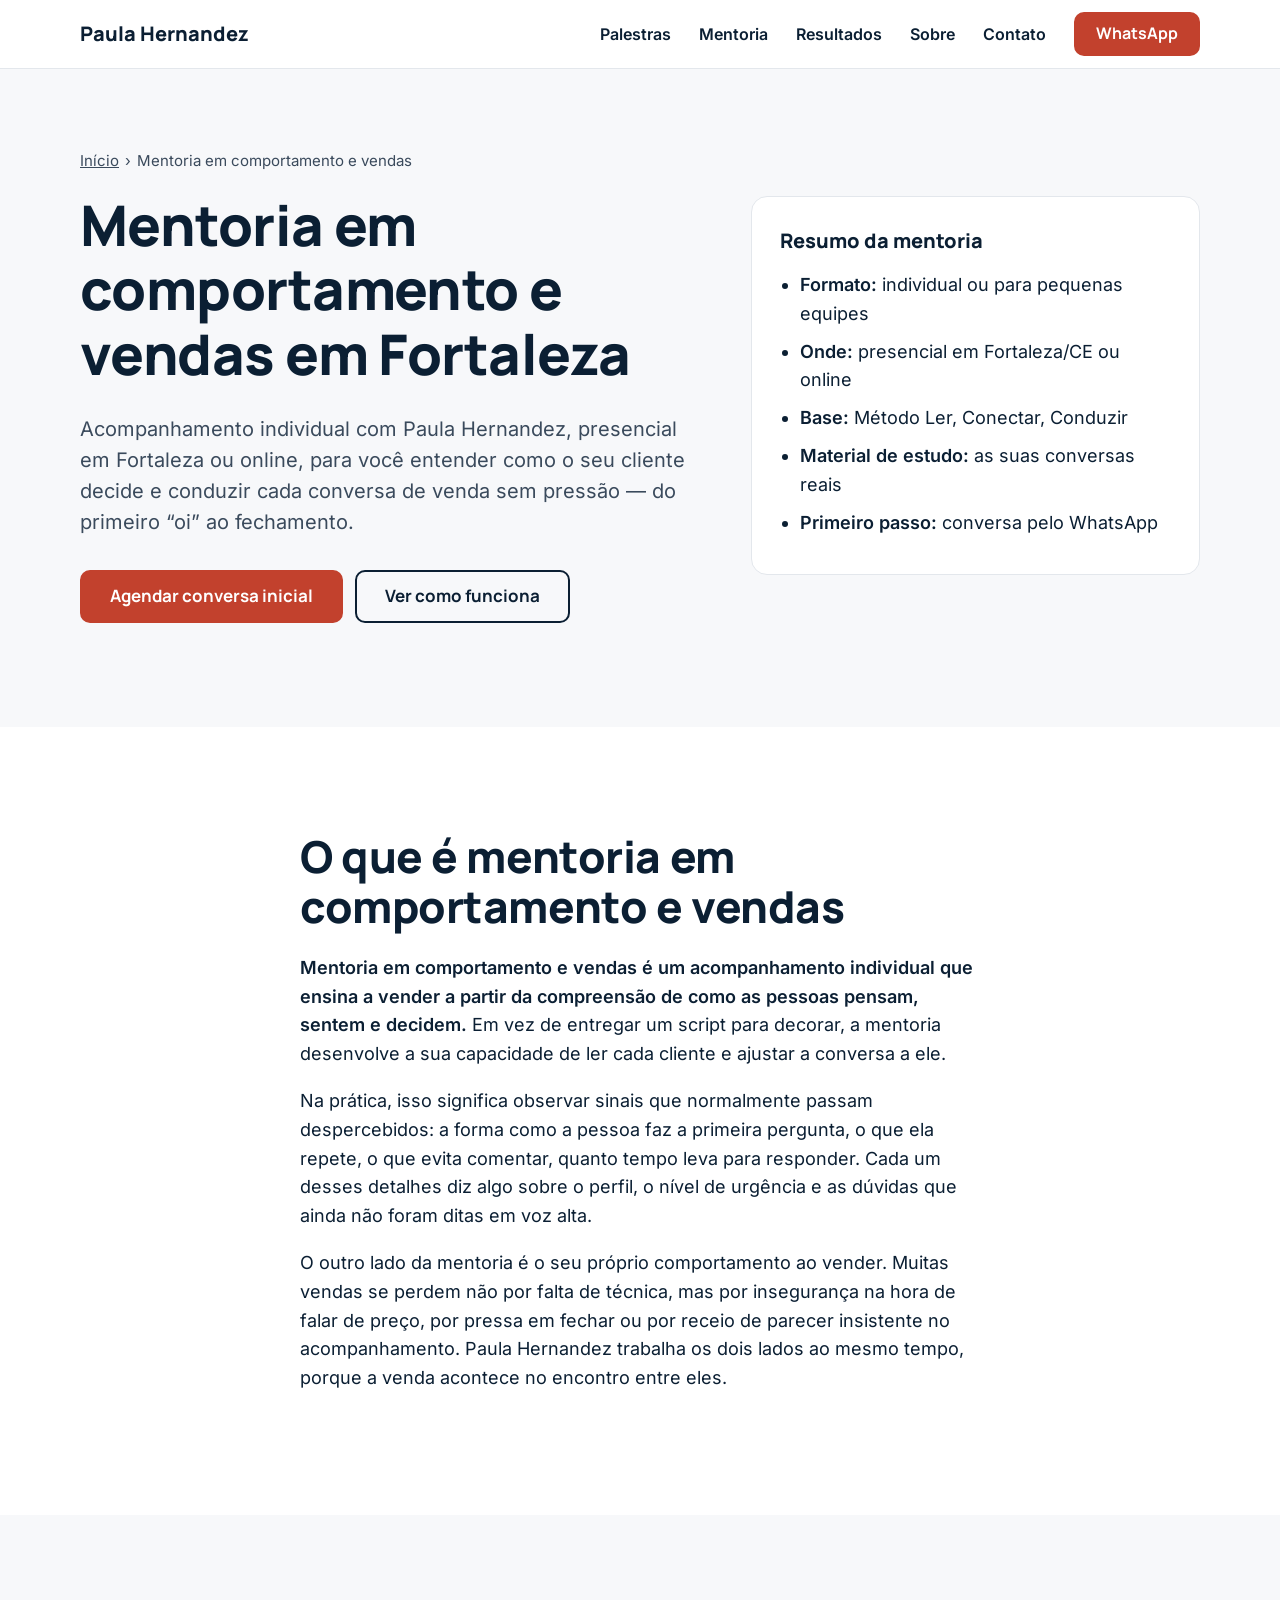
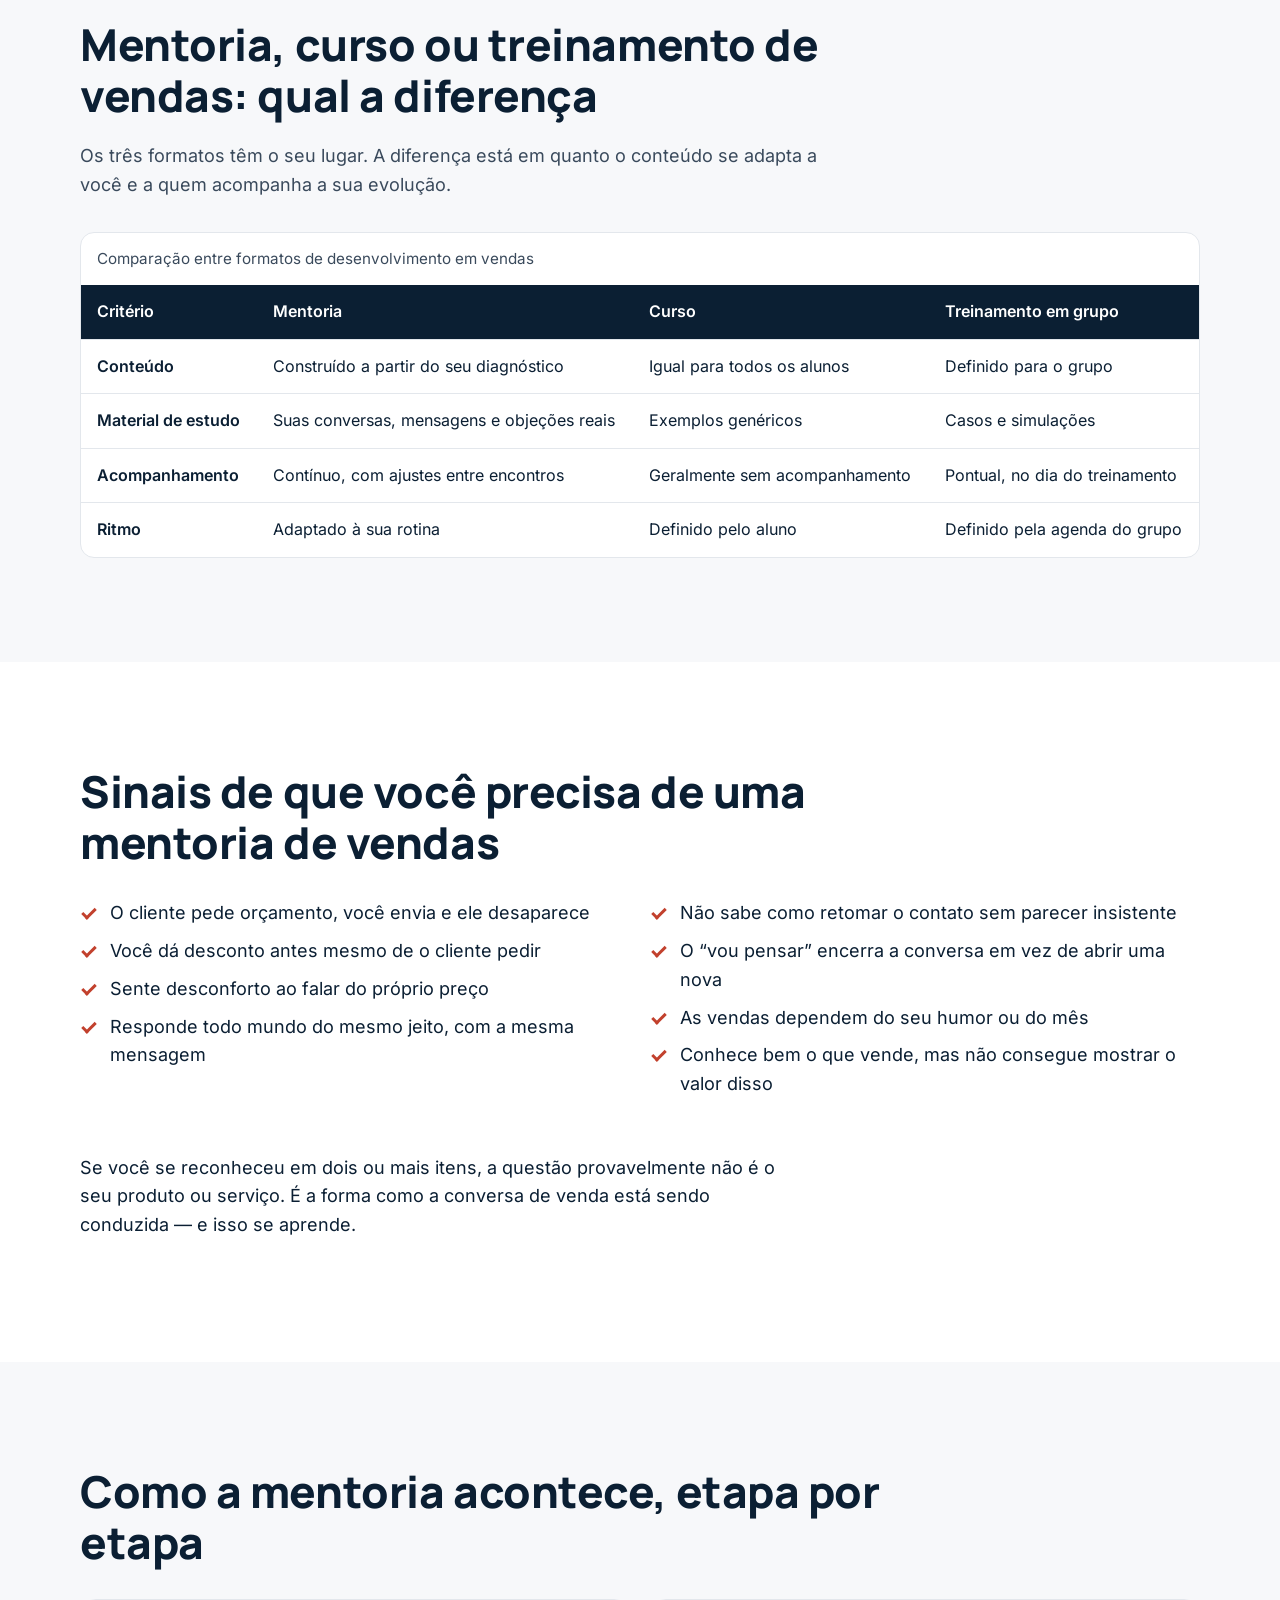
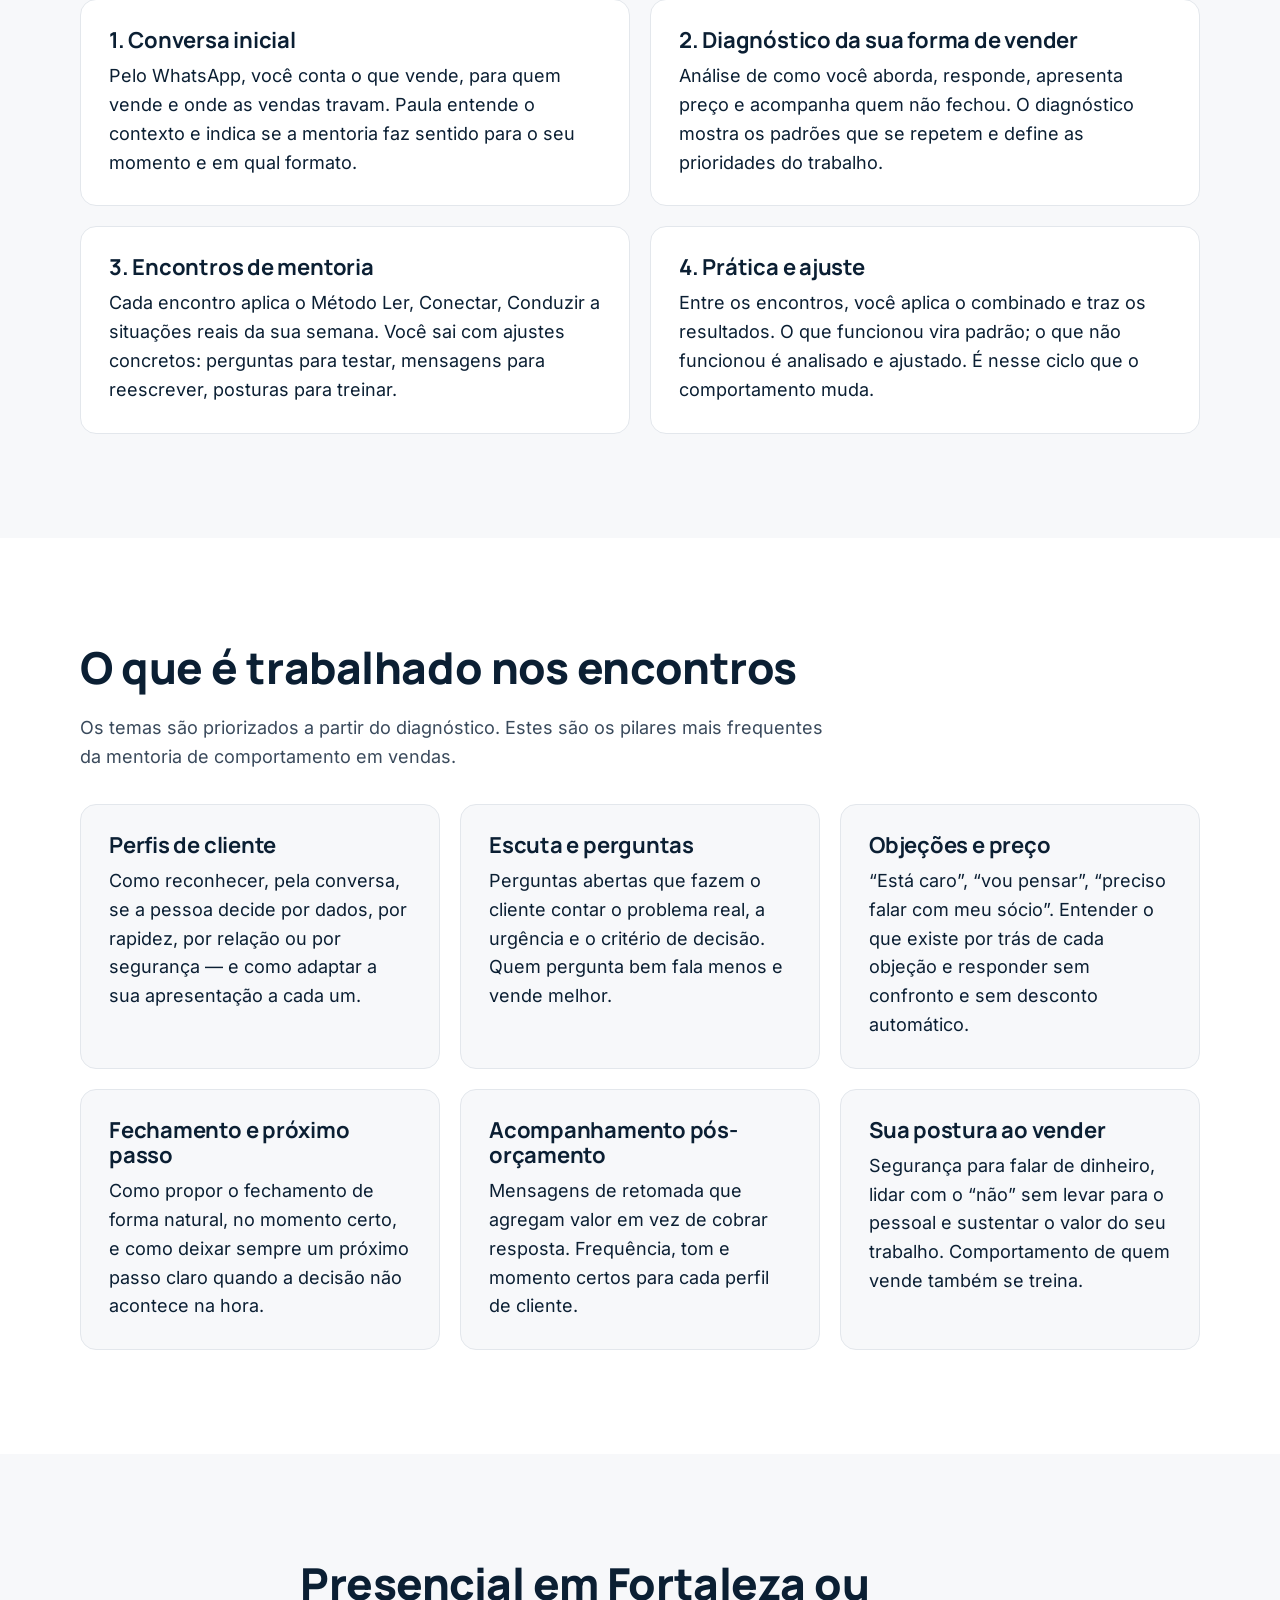
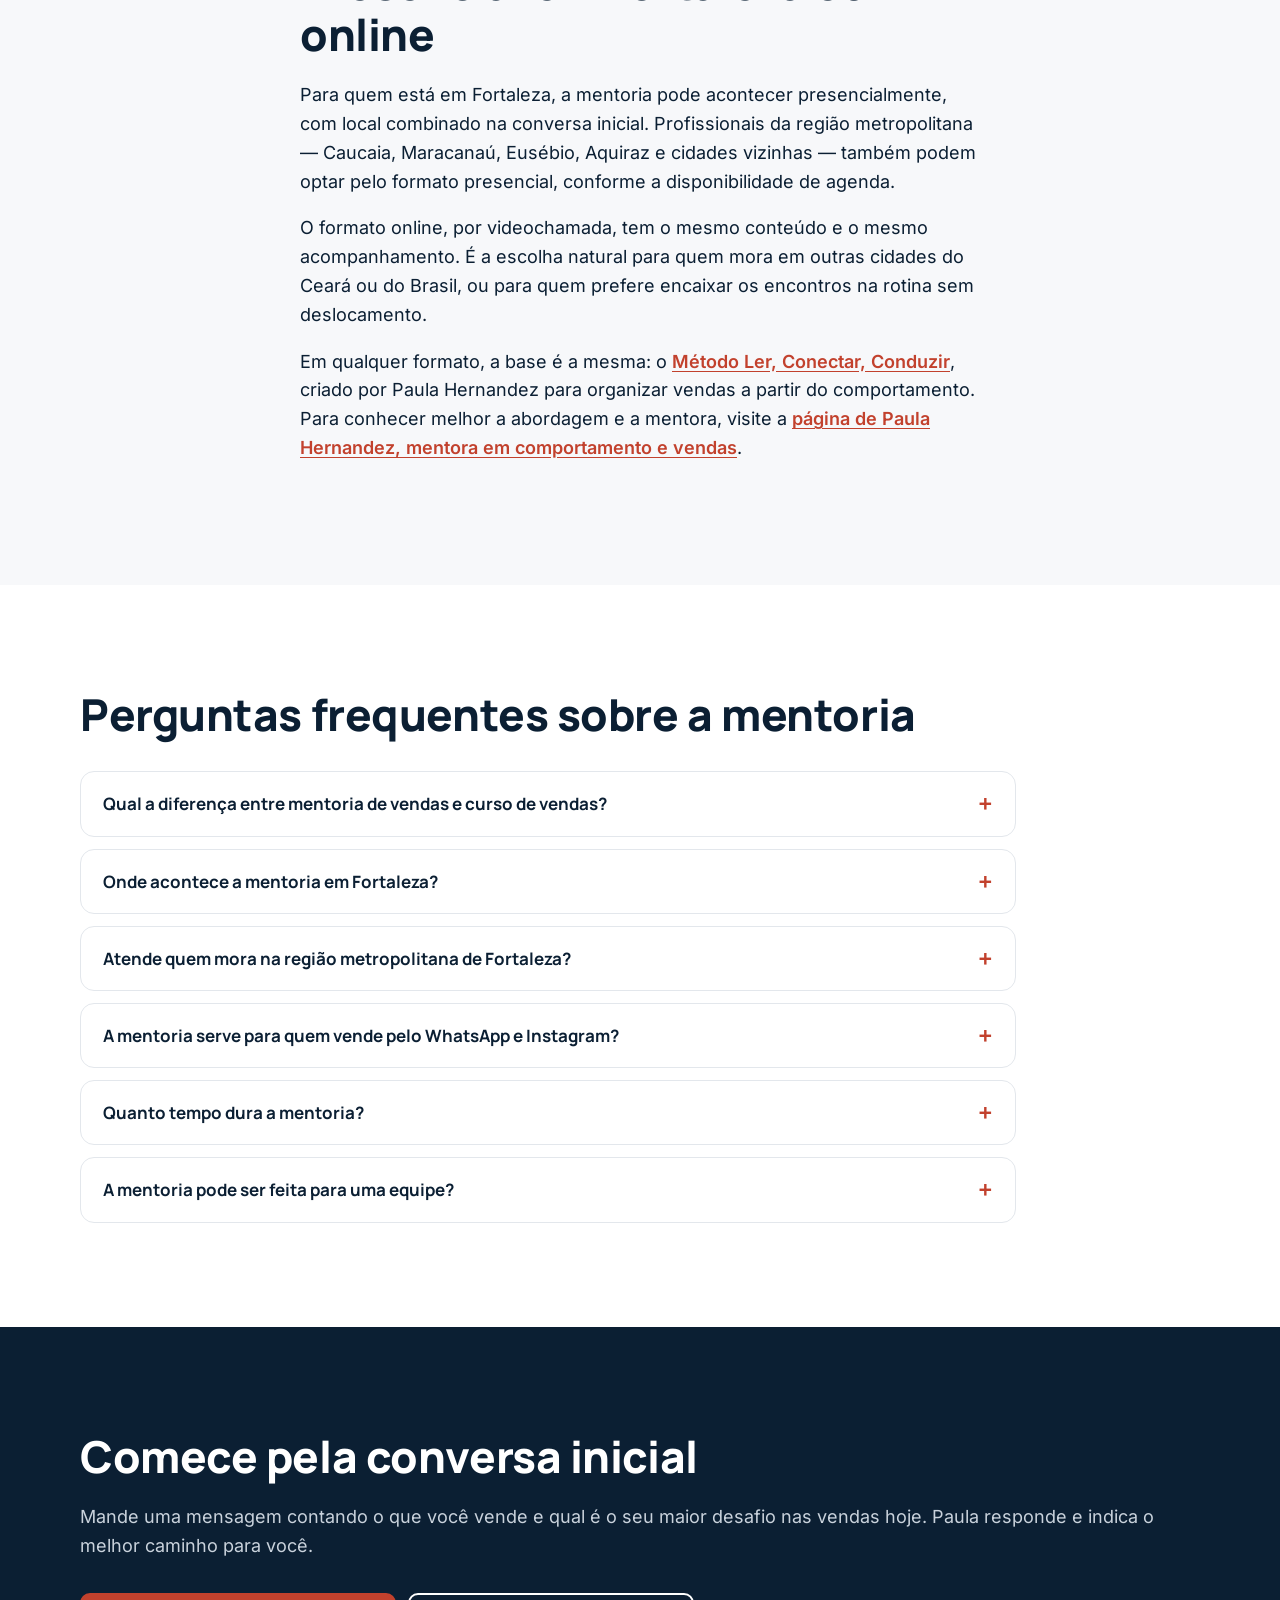
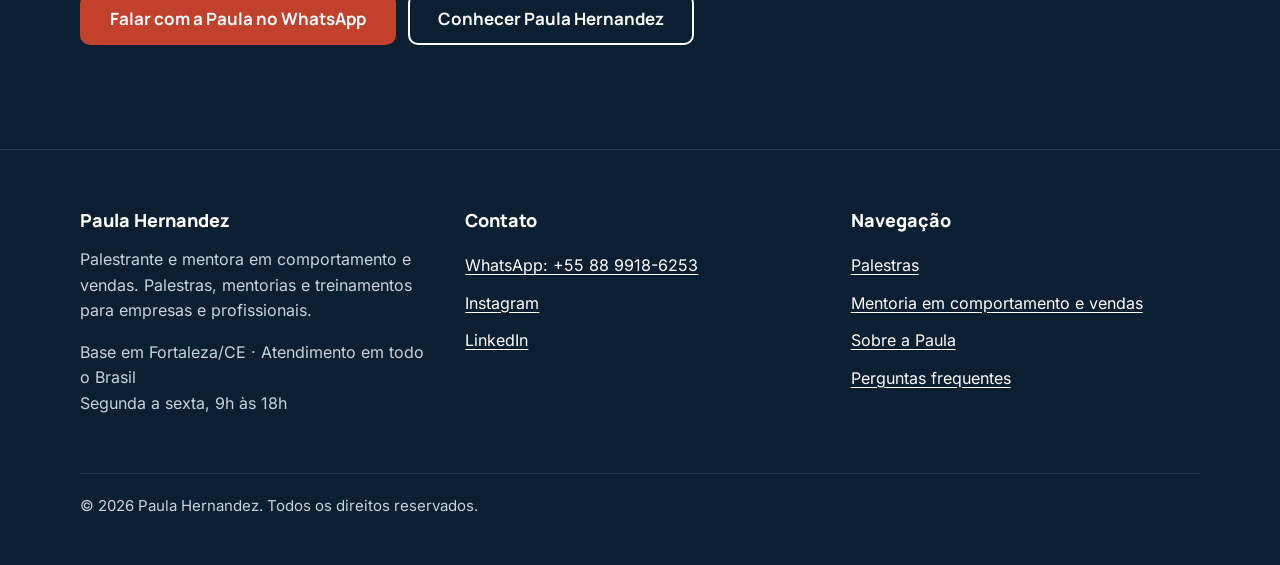
<file: mentoria-em-comportamento-e-vendas-em-fortaleza/index.html>
<!DOCTYPE html>
<html lang="pt-BR"><head>
<meta charset="UTF-8"/>
<meta name="viewport" content="width=device-width, initial-scale=1.0"/>
<title>Mentoria em Comportamento e Vendas em Fortaleza/CE</title>
<meta name="description" content="Mentoria individual em comportamento e vendas em Fortaleza, presencial ou online: leia o cliente, trate objeções sem pressão e feche mais com método próprio."/>
<meta name="robots" content="index, follow, max-image-preview:large, max-snippet:-1, max-video-preview:-1"/>
<link rel="canonical" href="https://paulahernandezoficial.com.br/mentoria-em-comportamento-e-vendas-em-fortaleza/"/>
<meta name="theme-color" content="#0B1F33"/>
<link rel="icon" type="image/webp" href="../favicon.webp"/>
<link rel="apple-touch-icon" href="../favicon.png"/>
<link rel="manifest" href="../site.webmanifest"/>
<meta name="author" content="Paula Hernandez"/>
<meta property="og:type" content="website"/>
<meta property="og:locale" content="pt_BR"/>
<meta property="og:site_name" content="Paula Hernandez"/>
<meta property="og:url" content="https://paulahernandezoficial.com.br/mentoria-em-comportamento-e-vendas-em-fortaleza/"/>
<meta property="og:title" content="Mentoria em Comportamento e Vendas em Fortaleza/CE"/>
<meta property="og:description" content="Mentoria individual em comportamento e vendas em Fortaleza, presencial ou online: leia o cliente, trate objeções sem pressão e feche mais com método próprio."/>
<meta property="og:image" content="https://paulahernandezoficial.com.br/og-paula-hernandez.png"/>
<meta property="og:image:width" content="1200"/>
<meta property="og:image:height" content="630"/>
<meta property="og:image:alt" content="Mentoria em comportamento e vendas em Fortaleza com Paula Hernandez"/>
<meta name="twitter:card" content="summary_large_image"/>
<meta name="twitter:title" content="Mentoria em Comportamento e Vendas em Fortaleza/CE"/>
<meta name="twitter:description" content="Mentoria individual em comportamento e vendas em Fortaleza, presencial ou online: leia o cliente, trate objeções sem pressão e feche mais com método próprio."/>
<meta name="twitter:image" content="https://paulahernandezoficial.com.br/og-paula-hernandez.png"/>
<link rel="preload" as="font" type="font/woff2" href="../assets/fontes/manrope-800.woff2" crossorigin/>
<link rel="preload" as="font" type="font/woff2" href="../assets/fontes/inter-400.woff2" crossorigin/>
<link rel="preload" as="font" type="font/woff2" href="../assets/fontes/manrope-700.woff2" crossorigin/>
<style>
@font-face{font-family:"Manrope";src:url(../assets/fontes/manrope-800.woff2) format("woff2");font-weight:800;font-style:normal;font-display:swap}
@font-face{font-family:"Manrope";src:url(../assets/fontes/manrope-700.woff2) format("woff2");font-weight:700;font-style:normal;font-display:swap}
@font-face{font-family:"Inter";src:url(../assets/fontes/inter-400.woff2) format("woff2");font-weight:400;font-style:normal;font-display:swap}
@font-face{font-family:"Inter";src:url(../assets/fontes/inter-600.woff2) format("woff2");font-weight:600;font-style:normal;font-display:swap}
:root{--marinho:#0B1F33;--terracota:#C2412D;--terracota-escuro:#A33523;--offwhite:#F7F8FA;--branco:#FFFFFF;--texto-2:#3A4A5C;--claro:#C9D2DC;--linha:#E3E7EC;--linha-escura:#243A52;--max:1160px}
*,*::before,*::after{box-sizing:border-box}
html{-webkit-text-size-adjust:100%;scroll-behavior:smooth}
body{margin:0;font-family:"Inter",system-ui,-apple-system,"Segoe UI",Roboto,sans-serif;font-weight:400;font-size:1.0625rem;line-height:1.6;color:var(--marinho);background:var(--offwhite);padding-bottom:80px}
@media(min-width:768px){body{font-size:1.125rem}}
@media(min-width:960px){body{padding-bottom:0}}
img{max-width:100%;height:auto;display:block}
a{color:var(--terracota)}
h1,h2,h3,h4{font-family:"Manrope",system-ui,-apple-system,"Segoe UI",Roboto,sans-serif;color:var(--marinho);line-height:1.15;letter-spacing:-.01em;margin:0 0 .5em}
h1,h2{font-weight:800}
h3,h4{font-weight:700}
[id]{scroll-margin-top:84px}
.wrap{max-width:var(--max);margin:0 auto;padding:0 20px}
.pular{position:absolute;left:-9999px;top:8px;background:var(--branco);color:var(--marinho);padding:12px 18px;z-index:50}
.pular:focus{left:16px}
.topo{position:sticky;top:0;z-index:40;background:var(--branco);border-bottom:1px solid var(--linha)}
.topo .wrap{display:flex;align-items:center;justify-content:space-between;gap:16px;min-height:68px}
.marca{font-family:"Manrope",system-ui,sans-serif;font-weight:800;font-size:1.25rem;color:var(--marinho);text-decoration:none;padding:10px 0}
.menu-desk{display:none}
.menu-mob summary{list-style:none;cursor:pointer;display:flex;align-items:center;min-height:48px;padding:0 18px;border:2px solid var(--marinho);border-radius:10px;font-weight:600;color:var(--marinho)}
.menu-mob summary::-webkit-details-marker{display:none}
.menu-mob ul{position:absolute;left:0;right:0;top:100%;margin:0;padding:8px 20px 20px;list-style:none;background:var(--branco);border-bottom:1px solid var(--linha)}
.menu-mob li{margin:0;border-bottom:1px solid var(--linha)}
.menu-mob li:last-child{border-bottom:0}
.menu-mob a{display:flex;align-items:center;min-height:52px;color:var(--marinho);text-decoration:none;font-weight:600}
@media(min-width:960px){
.menu-mob{display:none}
.menu-desk{display:flex;align-items:center;gap:28px;list-style:none;margin:0;padding:0}
.menu-desk li{margin:0}
.menu-desk a:not(.btn){color:var(--marinho);text-decoration:none;font-weight:600;font-size:1rem}
.menu-desk .btn{min-height:44px;padding:10px 20px;font-size:1rem}
}
.hero{padding:40px 0 64px}
.hero .wrap{display:grid;gap:40px}
@media(min-width:960px){.hero{padding:80px 0 104px}.hero .wrap{grid-template-columns:1.15fr .85fr;align-items:center;gap:64px}}
.selo{display:block;font-size:.875rem;font-weight:600;letter-spacing:.06em;text-transform:uppercase;color:var(--terracota);margin:0 0 16px}
.hero h1{font-size:clamp(2.125rem,1.5rem + 2.8vw,3.5rem);max-width:14em}
.sub{font-size:1.25rem;line-height:1.55;color:var(--texto-2);max-width:32em;margin:0}
.botoes{display:flex;flex-direction:column;gap:12px;margin-top:32px}
@media(min-width:560px){.botoes{flex-direction:row;flex-wrap:wrap}}
.btn{display:inline-flex;align-items:center;justify-content:center;text-align:center;min-height:52px;padding:14px 28px;border-radius:10px;border:2px solid transparent;font-family:"Manrope",system-ui,sans-serif;font-weight:700;font-size:1.0625rem;line-height:1.2;text-decoration:none}
.btn-p{background:var(--terracota);border-color:var(--terracota);color:var(--branco)}
.btn-p:hover{background:var(--terracota-escuro);border-color:var(--terracota-escuro);color:var(--branco)}
.btn-s{border-color:var(--marinho);color:var(--marinho)}
.btn-s:hover{background:var(--marinho);color:var(--branco)}
.hero-nota{margin:20px 0 0;font-size:1rem;color:var(--texto-2)}
.hero-foto{margin:0;justify-self:center;width:100%;max-width:440px}
.hero-foto img{width:100%;aspect-ratio:4/5;object-fit:cover;border-radius:16px;background:var(--linha)}
.barra-cta{position:fixed;left:0;right:0;bottom:0;z-index:40;padding:12px 16px calc(12px + env(safe-area-inset-bottom));background:var(--branco);border-top:1px solid var(--linha)}
.barra-cta .btn{width:100%}
@media(min-width:960px){.barra-cta{display:none}}
.trilha{font-size:.9375rem;color:var(--texto-2);margin:0 0 20px}
.trilha ol{list-style:none;padding:0;margin:0;display:flex;flex-wrap:wrap;gap:6px}
.trilha li{margin:0}
.trilha li+li::before{content:"›";margin-right:6px}
.trilha a{color:var(--texto-2)}
.cartao-hero{background:var(--branco);border:1px solid var(--linha);border-radius:16px;padding:28px}
.cartao-hero-titulo{font-family:"Manrope",system-ui,sans-serif;font-weight:800;font-size:1.25rem;margin:0 0 14px}
.cartao-hero ul{margin:0;padding-left:1.1em}
.cartao-hero li{margin-bottom:.5em}
.cartao-hero strong{font-weight:600}
</style>
<link rel="preload" as="style" href="../assets/style.css" onload="this.onload=null;this.rel='stylesheet'"/>
<noscript><link rel="stylesheet" href="../assets/style.css"/></noscript>
<script type="application/ld+json">
{
  "@context": "https://schema.org",
  "@graph": [
    {
      "@type": "Service",
      "@id": "https://paulahernandezoficial.com.br/mentoria-em-comportamento-e-vendas-em-fortaleza/#servico",
      "name": "Mentoria em comportamento e vendas em Fortaleza",
      "alternateName": ["Mentoria de vendas em Fortaleza", "Mentoria em comportamento de vendas"],
      "serviceType": "Mentoria em comportamento e vendas",
      "description": "Mentoria individual, presencial em Fortaleza/CE ou online, que ensina a ler o perfil do cliente, criar conexão e conduzir a decisão de compra com o Método Ler, Conectar, Conduzir.",
      "url": "https://paulahernandezoficial.com.br/mentoria-em-comportamento-e-vendas-em-fortaleza/",
      "provider": {"@id": "https://paulahernandezoficial.com.br/#negocio"},
      "areaServed": [
        {"@type": "City", "name": "Fortaleza", "sameAs": "https://www.wikidata.org/wiki/Q43463"},
        {"@type": "State", "name": "Ceará"},
        {"@type": "Country", "name": "Brasil"}
      ],
      "availableChannel": [
        {"@type": "ServiceChannel", "name": "Presencial em Fortaleza", "serviceLocation": {"@type": "Place", "address": {"@type": "PostalAddress", "addressLocality": "Fortaleza", "addressRegion": "CE", "addressCountry": "BR"}}},
        {"@type": "ServiceChannel", "name": "Online por videochamada", "serviceUrl": "https://wa.me/558899186253"}
      ],
      "audience": {"@type": "Audience", "audienceType": "Profissionais liberais, empreendedores, prestadores de serviço e pequenas equipes de vendas"},
      "about": [
        {"@id": "https://www.wikidata.org/wiki/Q194189"},
        {"@id": "https://www.wikidata.org/wiki/Q3769299"},
        {"@id": "https://www.wikidata.org/wiki/Q301468"},
        {"@id": "https://www.wikidata.org/wiki/Q967647"}
      ]
    },
    {
      "@type": "WebPage",
      "@id": "https://paulahernandezoficial.com.br/mentoria-em-comportamento-e-vendas-em-fortaleza/#webpage",
      "url": "https://paulahernandezoficial.com.br/mentoria-em-comportamento-e-vendas-em-fortaleza/",
      "name": "Mentoria em Comportamento e Vendas em Fortaleza/CE",
      "description": "Mentoria individual em comportamento e vendas em Fortaleza, presencial ou online: leia o cliente, trate objeções sem pressão e feche mais com método próprio.",
      "inLanguage": "pt-BR",
      "isPartOf": {"@id": "https://paulahernandezoficial.com.br/#site"},
      "about": {"@id": "https://paulahernandezoficial.com.br/mentoria-em-comportamento-e-vendas-em-fortaleza/#servico"},
      "mainEntity": {"@id": "https://paulahernandezoficial.com.br/mentoria-em-comportamento-e-vendas-em-fortaleza/#servico"},
      "author": {"@id": "https://paulahernandezoficial.com.br/#paula"},
      "breadcrumb": {"@id": "https://paulahernandezoficial.com.br/mentoria-em-comportamento-e-vendas-em-fortaleza/#trilha"},
      "primaryImageOfPage": {"@type": "ImageObject", "url": "https://paulahernandezoficial.com.br/og-paula-hernandez.png", "width": 1200, "height": 630},
      "dateModified": "2026-09-28"
    },
    {
      "@type": "BreadcrumbList",
      "@id": "https://paulahernandezoficial.com.br/mentoria-em-comportamento-e-vendas-em-fortaleza/#trilha",
      "itemListElement": [
        {"@type": "ListItem", "position": 1, "name": "Início", "item": "https://paulahernandezoficial.com.br/"},
        {"@type": "ListItem", "position": 2, "name": "Mentoria em comportamento e vendas em Fortaleza", "item": "https://paulahernandezoficial.com.br/mentoria-em-comportamento-e-vendas-em-fortaleza/"}
      ]
    },
    {
      "@type": "FAQPage",
      "@id": "https://paulahernandezoficial.com.br/mentoria-em-comportamento-e-vendas-em-fortaleza/#perguntas",
      "isPartOf": {"@id": "https://paulahernandezoficial.com.br/mentoria-em-comportamento-e-vendas-em-fortaleza/#webpage"},
      "mainEntity": [
        {"@type": "Question", "name": "Qual a diferença entre mentoria de vendas e curso de vendas?", "acceptedAnswer": {"@type": "Answer", "text": "A mentoria é individual e trabalha as suas conversas reais; o curso ensina o mesmo conteúdo para todos. Na mentoria, o diagnóstico, os exercícios e os ajustes são feitos sobre o que você vende e para quem você vende."}},
        {"@type": "Question", "name": "Onde acontece a mentoria em Fortaleza?", "acceptedAnswer": {"@type": "Answer", "text": "O local dos encontros presenciais em Fortaleza é combinado na conversa inicial. Quem prefere, ou mora em outra cidade, faz a mentoria online por videochamada, com o mesmo conteúdo e acompanhamento."}},
        {"@type": "Question", "name": "Atende quem mora na região metropolitana de Fortaleza?", "acceptedAnswer": {"@type": "Answer", "text": "Sim. Profissionais de Caucaia, Maracanaú, Eusébio, Aquiraz e demais cidades da região metropolitana podem participar presencialmente, conforme combinado, ou online."}},
        {"@type": "Question", "name": "A mentoria serve para quem vende pelo WhatsApp e Instagram?", "acceptedAnswer": {"@type": "Answer", "text": "Sim, e esse é um dos focos. Boa parte das vendas de serviços hoje acontece por mensagem, e a leitura de comportamento se aplica ao texto: tempo de resposta, escolha de palavras, perguntas e sinais de interesse ou dúvida."}},
        {"@type": "Question", "name": "Quanto tempo dura a mentoria?", "acceptedAnswer": {"@type": "Answer", "text": "A duração é definida depois do diagnóstico, de acordo com o seu objetivo e o seu ritmo. O formato e a quantidade de encontros ficam combinados antes de começar."}},
        {"@type": "Question", "name": "A mentoria pode ser feita para uma equipe?", "acceptedAnswer": {"@type": "Answer", "text": "Sim. Pequenas equipes comerciais podem fazer a mentoria em conjunto, criando uma linguagem comum para ler clientes e conduzir negociações. O formato para equipes é ajustado na conversa inicial."}}
      ]
    }
  ]
}
</script>
</head>
<body>
<a class="pular" href="#conteudo">Pular para o conteúdo</a>

<header class="topo">
  <div class="wrap">
    <a class="marca" href="../">Paula Hernandez</a>
    <nav aria-label="Principal">
      <ul class="menu-desk">
        <li><a href="../#palestras">Palestras</a></li>
        <li><a href="./" aria-current="page">Mentoria</a></li>
        <li><a href="../#resultados">Resultados</a></li>
        <li><a href="../#sobre">Sobre</a></li>
        <li><a href="../#contato">Contato</a></li>
        <li><a class="btn btn-p" href="https://wa.me/558899186253?text=Ol%C3%A1%2C%20Paula!%20Vim%20pelo%20site." rel="noopener">WhatsApp</a></li>
      </ul>
      <details class="menu-mob">
        <summary>Menu</summary>
        <ul>
          <li><a href="../#palestras">Palestras</a></li>
          <li><a href="./" aria-current="page">Mentoria</a></li>
          <li><a href="../#resultados">Resultados</a></li>
          <li><a href="../#sobre">Sobre</a></li>
          <li><a href="../#contato">Contato</a></li>
        </ul>
      </details>
    </nav>
  </div>
</header>

<main id="conteudo">

<section class="hero" aria-labelledby="titulo-principal">
  <div class="wrap">
    <div>
      <nav class="trilha" aria-label="Você está em">
        <ol>
          <li><a href="../">Início</a></li>
          <li aria-current="page">Mentoria em comportamento e vendas</li>
        </ol>
      </nav>
      <h1 id="titulo-principal">Mentoria em comportamento e vendas em Fortaleza</h1>
      <p class="sub">Acompanhamento individual com Paula Hernandez, presencial em Fortaleza ou online, para você entender como o seu cliente decide e conduzir cada conversa de venda sem pressão — do primeiro “oi” ao fechamento.</p>
      <div class="botoes">
        <a class="btn btn-p" href="https://wa.me/558899186253?text=Ol%C3%A1%2C%20Paula!%20Quero%20saber%20mais%20sobre%20a%20mentoria%20em%20Fortaleza." rel="noopener">Agendar conversa inicial</a>
        <a class="btn btn-s" href="#etapas">Ver como funciona</a>
      </div>
    </div>
    <aside class="cartao-hero" aria-label="Resumo da mentoria">
      <p class="cartao-hero-titulo">Resumo da mentoria</p>
      <ul>
        <li><strong>Formato:</strong> individual ou para pequenas equipes</li>
        <li><strong>Onde:</strong> presencial em Fortaleza/CE ou online</li>
        <li><strong>Base:</strong> Método Ler, Conectar, Conduzir</li>
        <li><strong>Material de estudo:</strong> as suas conversas reais</li>
        <li><strong>Primeiro passo:</strong> conversa pelo WhatsApp</li>
      </ul>
    </aside>
  </div>
</section>

<section class="secao secao-branca" id="o-que-e" aria-labelledby="titulo-o-que-e">
  <div class="wrap texto">
    <h2 id="titulo-o-que-e">O que é mentoria em comportamento e vendas</h2>
    <p><strong>Mentoria em comportamento e vendas é um acompanhamento individual que ensina a vender a partir da compreensão de como as pessoas pensam, sentem e decidem.</strong> Em vez de entregar um script para decorar, a mentoria desenvolve a sua capacidade de ler cada cliente e ajustar a conversa a ele.</p>
    <p>Na prática, isso significa observar sinais que normalmente passam despercebidos: a forma como a pessoa faz a primeira pergunta, o que ela repete, o que evita comentar, quanto tempo leva para responder. Cada um desses detalhes diz algo sobre o perfil, o nível de urgência e as dúvidas que ainda não foram ditas em voz alta.</p>
    <p>O outro lado da mentoria é o seu próprio comportamento ao vender. Muitas vendas se perdem não por falta de técnica, mas por insegurança na hora de falar de preço, por pressa em fechar ou por receio de parecer insistente no acompanhamento. Paula Hernandez trabalha os dois lados ao mesmo tempo, porque a venda acontece no encontro entre eles.</p>
  </div>
</section>

<section class="secao" id="diferenca" aria-labelledby="titulo-diferenca">
  <div class="wrap">
    <h2 id="titulo-diferenca">Mentoria, curso ou treinamento de vendas: qual a diferença</h2>
    <p class="intro">Os três formatos têm o seu lugar. A diferença está em quanto o conteúdo se adapta a você e a quem acompanha a sua evolução.</p>
    <div class="tabela-rolagem">
      <table>
        <caption>Comparação entre formatos de desenvolvimento em vendas</caption>
        <thead>
          <tr><th scope="col">Critério</th><th scope="col">Mentoria</th><th scope="col">Curso</th><th scope="col">Treinamento em grupo</th></tr>
        </thead>
        <tbody>
          <tr><th scope="row">Conteúdo</th><td>Construído a partir do seu diagnóstico</td><td>Igual para todos os alunos</td><td>Definido para o grupo</td></tr>
          <tr><th scope="row">Material de estudo</th><td>Suas conversas, mensagens e objeções reais</td><td>Exemplos genéricos</td><td>Casos e simulações</td></tr>
          <tr><th scope="row">Acompanhamento</th><td>Contínuo, com ajustes entre encontros</td><td>Geralmente sem acompanhamento</td><td>Pontual, no dia do treinamento</td></tr>
          <tr><th scope="row">Ritmo</th><td>Adaptado à sua rotina</td><td>Definido pelo aluno</td><td>Definido pela agenda do grupo</td></tr>
        </tbody>
      </table>
    </div>
  </div>
</section>

<section class="secao secao-branca" id="sinais" aria-labelledby="titulo-sinais">
  <div class="wrap">
    <h2 id="titulo-sinais">Sinais de que você precisa de uma mentoria de vendas</h2>
    <div class="grade grade-2">
      <ul class="lista-check">
        <li>O cliente pede orçamento, você envia e ele desaparece</li>
        <li>Você dá desconto antes mesmo de o cliente pedir</li>
        <li>Sente desconforto ao falar do próprio preço</li>
        <li>Responde todo mundo do mesmo jeito, com a mesma mensagem</li>
      </ul>
      <ul class="lista-check">
        <li>Não sabe como retomar o contato sem parecer insistente</li>
        <li>O “vou pensar” encerra a conversa em vez de abrir uma nova</li>
        <li>As vendas dependem do seu humor ou do mês</li>
        <li>Conhece bem o que vende, mas não consegue mostrar o valor disso</li>
      </ul>
    </div>
    <p class="texto">Se você se reconheceu em dois ou mais itens, a questão provavelmente não é o seu produto ou serviço. É a forma como a conversa de venda está sendo conduzida — e isso se aprende.</p>
  </div>
</section>

<section class="secao" id="etapas" aria-labelledby="titulo-etapas">
  <div class="wrap">
    <h2 id="titulo-etapas">Como a mentoria acontece, etapa por etapa</h2>
    <div class="grade grade-2">
      <div class="cartao">
        <h3>1. Conversa inicial</h3>
        <p>Pelo WhatsApp, você conta o que vende, para quem vende e onde as vendas travam. Paula entende o contexto e indica se a mentoria faz sentido para o seu momento e em qual formato.</p>
      </div>
      <div class="cartao">
        <h3>2. Diagnóstico da sua forma de vender</h3>
        <p>Análise de como você aborda, responde, apresenta preço e acompanha quem não fechou. O diagnóstico mostra os padrões que se repetem e define as prioridades do trabalho.</p>
      </div>
      <div class="cartao">
        <h3>3. Encontros de mentoria</h3>
        <p>Cada encontro aplica o Método Ler, Conectar, Conduzir a situações reais da sua semana. Você sai com ajustes concretos: perguntas para testar, mensagens para reescrever, posturas para treinar.</p>
      </div>
      <div class="cartao">
        <h3>4. Prática e ajuste</h3>
        <p>Entre os encontros, você aplica o combinado e traz os resultados. O que funcionou vira padrão; o que não funcionou é analisado e ajustado. É nesse ciclo que o comportamento muda.</p>
      </div>
    </div>
  </div>
</section>

<section class="secao secao-branca" id="conteudos" aria-labelledby="titulo-conteudos">
  <div class="wrap">
    <h2 id="titulo-conteudos">O que é trabalhado nos encontros</h2>
    <p class="intro">Os temas são priorizados a partir do diagnóstico. Estes são os pilares mais frequentes da mentoria de comportamento em vendas.</p>
    <div class="grade grade-3">
      <div class="cartao">
        <h3>Perfis de cliente</h3>
        <p>Como reconhecer, pela conversa, se a pessoa decide por dados, por rapidez, por relação ou por segurança — e como adaptar a sua apresentação a cada um.</p>
      </div>
      <div class="cartao">
        <h3>Escuta e perguntas</h3>
        <p>Perguntas abertas que fazem o cliente contar o problema real, a urgência e o critério de decisão. Quem pergunta bem fala menos e vende melhor.</p>
      </div>
      <div class="cartao">
        <h3>Objeções e preço</h3>
        <p>“Está caro”, “vou pensar”, “preciso falar com meu sócio”. Entender o que existe por trás de cada objeção e responder sem confronto e sem desconto automático.</p>
      </div>
      <div class="cartao">
        <h3>Fechamento e próximo passo</h3>
        <p>Como propor o fechamento de forma natural, no momento certo, e como deixar sempre um próximo passo claro quando a decisão não acontece na hora.</p>
      </div>
      <div class="cartao">
        <h3>Acompanhamento pós-orçamento</h3>
        <p>Mensagens de retomada que agregam valor em vez de cobrar resposta. Frequência, tom e momento certos para cada perfil de cliente.</p>
      </div>
      <div class="cartao">
        <h3>Sua postura ao vender</h3>
        <p>Segurança para falar de dinheiro, lidar com o “não” sem levar para o pessoal e sustentar o valor do seu trabalho. Comportamento de quem vende também se treina.</p>
      </div>
    </div>
  </div>
</section>

<section class="secao" id="fortaleza" aria-labelledby="titulo-fortaleza">
  <div class="wrap texto">
    <h2 id="titulo-fortaleza">Presencial em Fortaleza ou online</h2>
    <p>Para quem está em Fortaleza, a mentoria pode acontecer presencialmente, com local combinado na conversa inicial. Profissionais da região metropolitana — Caucaia, Maracanaú, Eusébio, Aquiraz e cidades vizinhas — também podem optar pelo formato presencial, conforme a disponibilidade de agenda.</p>
    <p>O formato online, por videochamada, tem o mesmo conteúdo e o mesmo acompanhamento. É a escolha natural para quem mora em outras cidades do Ceará ou do Brasil, ou para quem prefere encaixar os encontros na rotina sem deslocamento.</p>
    <p>Em qualquer formato, a base é a mesma: o <a class="link-seta" href="../#metodo">Método Ler, Conectar, Conduzir</a>, criado por Paula Hernandez para organizar vendas a partir do comportamento. Para conhecer melhor a abordagem e a mentora, visite a <a class="link-seta" href="../">página de Paula Hernandez, mentora em comportamento e vendas</a>.</p>
  </div>
</section>

<section class="secao secao-branca" id="perguntas" aria-labelledby="titulo-perguntas">
  <div class="wrap">
    <h2 id="titulo-perguntas">Perguntas frequentes sobre a mentoria</h2>
    <div class="faq">
      <details>
        <summary>Qual a diferença entre mentoria de vendas e curso de vendas?</summary>
        <p>A mentoria é individual e trabalha as suas conversas reais; o curso ensina o mesmo conteúdo para todos. Na mentoria, o diagnóstico, os exercícios e os ajustes são feitos sobre o que você vende e para quem você vende.</p>
      </details>
      <details>
        <summary>Onde acontece a mentoria em Fortaleza?</summary>
        <p>O local dos encontros presenciais em Fortaleza é combinado na conversa inicial. Quem prefere, ou mora em outra cidade, faz a mentoria online por videochamada, com o mesmo conteúdo e acompanhamento.</p>
      </details>
      <details>
        <summary>Atende quem mora na região metropolitana de Fortaleza?</summary>
        <p>Sim. Profissionais de Caucaia, Maracanaú, Eusébio, Aquiraz e demais cidades da região metropolitana podem participar presencialmente, conforme combinado, ou online.</p>
      </details>
      <details>
        <summary>A mentoria serve para quem vende pelo WhatsApp e Instagram?</summary>
        <p>Sim, e esse é um dos focos. Boa parte das vendas de serviços hoje acontece por mensagem, e a leitura de comportamento se aplica ao texto: tempo de resposta, escolha de palavras, perguntas e sinais de interesse ou dúvida.</p>
      </details>
      <details>
        <summary>Quanto tempo dura a mentoria?</summary>
        <p>A duração é definida depois do diagnóstico, de acordo com o seu objetivo e o seu ritmo. O formato e a quantidade de encontros ficam combinados antes de começar.</p>
      </details>
      <details>
        <summary>A mentoria pode ser feita para uma equipe?</summary>
        <p>Sim. Pequenas equipes comerciais podem fazer a mentoria em conjunto, criando uma linguagem comum para ler clientes e conduzir negociações. O formato para equipes é ajustado na conversa inicial.</p>
      </details>
    </div>
  </div>
</section>

<section class="secao secao-escura conversao" aria-labelledby="titulo-chamada">
  <div class="wrap">
    <h2 id="titulo-chamada">Comece pela conversa inicial</h2>
    <p>Mande uma mensagem contando o que você vende e qual é o seu maior desafio nas vendas hoje. Paula responde e indica o melhor caminho para você.</p>
    <div class="botoes">
      <a class="btn btn-p" href="https://wa.me/558899186253?text=Ol%C3%A1%2C%20Paula!%20Quero%20saber%20mais%20sobre%20a%20mentoria%20em%20Fortaleza." rel="noopener">Falar com a Paula no WhatsApp</a>
      <a class="btn btn-claro" href="../">Conhecer Paula Hernandez</a>
    </div>
  </div>
</section>

</main>

<footer class="rodape">
  <div class="wrap">
    <div class="grade grade-3">
      <div>
        <p class="rodape-titulo">Paula Hernandez</p>
        <p>Palestrante e mentora em comportamento e vendas. Palestras, mentorias e treinamentos para empresas e profissionais.</p>
        <p>Base em Fortaleza/CE · Atendimento em todo o Brasil<br/>Segunda a sexta, 9h às 18h</p>
      </div>
      <div>
        <p class="rodape-titulo">Contato</p>
        <ul>
          <li><a href="https://wa.me/558899186253" rel="noopener">WhatsApp: +55 88 9918-6253</a></li>
          <li><a href="https://www.instagram.com/paulahernandezoficial" rel="noopener">Instagram</a></li>
          <li><a href="https://www.linkedin.com/in/paulahernandezoficial/" rel="noopener">LinkedIn</a></li>
        </ul>
      </div>
      <nav aria-label="Rodapé">
        <p class="rodape-titulo">Navegação</p>
        <ul>
          <li><a href="../#palestras">Palestras</a></li>
          <li><a href="./">Mentoria em comportamento e vendas</a></li>
          <li><a href="../#sobre">Sobre a Paula</a></li>
          <li><a href="#perguntas">Perguntas frequentes</a></li>
        </ul>
      </nav>
    </div>
    <p class="rodape-base">© 2026 Paula Hernandez. Todos os direitos reservados.</p>
  </div>
</footer>

<div class="barra-cta">
  <a class="btn btn-p" href="https://wa.me/558899186253?text=Ol%C3%A1%2C%20Paula!%20Vim%20pelo%20site." rel="noopener">Fale comigo pelo WhatsApp</a>
</div>
</body>
</html>
</file>
<file: assets/style.css>
/* Paula Hernandez — CSS compartilhado. Crítico (@font-face, reset, :root, topo, hero, barra fixa) fica inline em cada página. */

a:hover{color:var(--terracota-escuro)}
a:focus-visible,summary:focus-visible,.btn:focus-visible{outline:3px solid var(--terracota);outline-offset:3px}
p{margin:0 0 1em}
ul,ol{margin:0 0 1.2em;padding-left:1.2em}
li{margin-bottom:.5em}
strong{font-weight:600;color:var(--marinho)}

/* ---------- Seções ---------- */
.secao{padding:72px 0}
@media(min-width:960px){.secao{padding:104px 0}}
.secao-branca{background:var(--branco)}
.secao-escura{background:var(--marinho);color:var(--branco)}
.secao-escura h2,.secao-escura h3,.secao-escura strong{color:var(--branco)}
.secao-escura .selo{color:var(--claro)}
.secao-escura p,.secao-escura li{color:var(--claro)}
.secao h2{font-size:clamp(1.875rem,1.35rem + 2.2vw,2.75rem);max-width:20em}
.secao h3{font-size:1.25rem}
@media(min-width:960px){.secao h3{font-size:1.375rem}}
.cabecalho-secao{max-width:42em;margin-bottom:40px}
.cabecalho-secao p{font-size:1.125rem;color:var(--texto-2)}
.secao-escura .cabecalho-secao p{color:var(--claro)}
.texto{max-width:40em}
.acoes-secao{margin-top:40px}

/* ---------- Grades e cartões ---------- */
.grade{display:grid;gap:20px}
@media(min-width:640px){.grade-2{grid-template-columns:repeat(2,1fr)}.grade-3{grid-template-columns:repeat(2,1fr)}.grade-4{grid-template-columns:repeat(2,1fr)}}
@media(min-width:960px){.grade-3{grid-template-columns:repeat(3,1fr)}.grade-4{grid-template-columns:repeat(4,1fr)}}
.cartao{background:var(--branco);border:1px solid var(--linha);border-radius:16px;padding:28px}
.secao-branca .cartao{background:var(--offwhite)}
.cartao h3{margin-bottom:.4em}
.cartao p:last-child,.cartao ul:last-child,.cartao dl:last-child{margin-bottom:0}

/* ---------- Autoridade ---------- */
.numeros{display:grid;grid-template-columns:repeat(2,minmax(0,1fr));gap:28px 20px;margin:0 0 56px;padding:0;list-style:none}
@media(min-width:960px){.numeros{grid-template-columns:repeat(4,minmax(0,1fr))}}
.numeros li{margin:0;border-top:3px solid var(--terracota);padding-top:16px}
.numero{display:block;overflow-wrap:anywhere;font-family:"Manrope",system-ui,sans-serif;font-weight:800;font-size:clamp(2rem,1.6rem + 1.6vw,2.75rem);line-height:1.1;color:var(--marinho)}
.numero-rotulo{display:block;color:var(--texto-2);font-size:1rem;margin-top:6px}
.empresas{display:flex;flex-wrap:wrap;gap:10px;list-style:none;padding:0;margin:16px 0 0}
.empresas li{margin:0;padding:10px 18px;border:1px solid var(--linha);border-radius:999px;font-weight:600;color:var(--marinho);background:var(--offwhite)}
.subtitulo{font-family:"Manrope",system-ui,sans-serif;font-weight:700;font-size:1.25rem;color:var(--marinho);margin:0 0 8px}

/* ---------- Palestras ---------- */
.palestra{border-top:4px solid var(--terracota)}
.palestra dl{margin:20px 0 0;display:grid;gap:14px}
.palestra dt{font-size:.875rem;font-weight:600;text-transform:uppercase;letter-spacing:.05em;color:var(--texto-2)}
.palestra dd{margin:2px 0 0}

/* ---------- Método (passos numerados) ---------- */
.passos{counter-reset:passo;list-style:none;padding:0;display:grid;gap:20px;margin:0 0 48px}
@media(min-width:960px){.passos{grid-template-columns:repeat(3,1fr)}}
.passos>li{counter-increment:passo;background:var(--branco);border:1px solid var(--linha);border-radius:16px;padding:28px;margin:0}
.secao-branca .passos>li{background:var(--offwhite)}
.passos>li::before{content:counter(passo,decimal-leading-zero);display:block;font-family:"Manrope",system-ui,sans-serif;font-weight:800;font-size:1.5rem;color:var(--terracota);margin-bottom:8px}
.passos p:last-child{margin-bottom:0}

/* ---------- Listas ---------- */
.lista-check{list-style:none;padding:0}
.lista-check li{position:relative;padding-left:30px}
.lista-check li::before{content:"";position:absolute;left:2px;top:.5em;width:14px;height:8px;border-left:3px solid var(--terracota);border-bottom:3px solid var(--terracota);transform:rotate(-45deg)}

/* ---------- Depoimentos ---------- */
.depoimento{margin:0;background:var(--branco);border-radius:16px;padding:32px 28px;display:flex;flex-direction:column;justify-content:space-between;gap:24px}
.depoimento blockquote{margin:0;font-family:"Manrope",system-ui,sans-serif;font-weight:700;font-size:1.1875rem;line-height:1.5;color:var(--marinho)}
.depoimento blockquote::before{content:"“";display:block;font-size:3.5rem;line-height:.8;color:var(--terracota);margin-bottom:8px}
.depoimento blockquote p{margin:0;color:var(--marinho)}
.depoimento figcaption{color:var(--texto-2);font-size:1rem;border-top:1px solid var(--linha);padding-top:16px}
.depoimento figcaption strong{display:block;color:var(--marinho)}

/* ---------- Sobre ---------- */
.sobre{display:grid;gap:40px}
@media(min-width:960px){.sobre{grid-template-columns:1.4fr 1fr;align-items:start}}
.ficha{background:var(--offwhite);border:1px solid var(--linha);border-radius:16px;padding:28px}
.ficha dl{margin:0;display:grid;gap:16px}
.ficha dt{font-size:.875rem;font-weight:600;text-transform:uppercase;letter-spacing:.05em;color:var(--texto-2)}
.ficha dd{margin:2px 0 0;color:var(--marinho)}

/* ---------- Áreas de atuação ---------- */
.area{padding:24px}
.area h3{font-size:1.1875rem}

/* ---------- Tabela comparativa ---------- */
.tabela-rolagem{overflow-x:auto;border:1px solid var(--linha);border-radius:14px;background:var(--branco)}
table{border-collapse:collapse;width:100%;min-width:560px;font-size:1rem}
caption{text-align:left;padding:14px 16px;color:var(--texto-2);font-size:.95rem}
th,td{text-align:left;padding:14px 16px;border-top:1px solid var(--linha);vertical-align:top}
thead th{background:var(--marinho);color:var(--branco);font-weight:600;border-top:0}
tbody th{font-weight:600;color:var(--marinho)}

/* ---------- FAQ ---------- */
.faq{display:grid;gap:12px;max-width:52em}
.faq details{background:var(--branco);border:1px solid var(--linha);border-radius:14px;padding:0 22px}
.faq summary{cursor:pointer;padding:18px 32px 18px 0;min-height:56px;font-family:"Manrope",system-ui,sans-serif;font-weight:700;color:var(--marinho);font-size:1.0625rem;list-style:none;position:relative}
.faq summary::-webkit-details-marker{display:none}
.faq summary::after{content:"+";position:absolute;right:0;top:12px;font-size:1.6rem;color:var(--terracota)}
.faq details[open] summary::after{content:"−"}
.faq details p{padding-bottom:18px;margin:0;color:var(--texto-2)}

/* ---------- Chamada de conversão ---------- */
.conversao{text-align:left}
.conversao .grade{margin:32px 0 40px}
.publico{border:1px solid var(--linha-escura);border-radius:16px;padding:28px}
.publico h3{margin-bottom:.5em}
.btn-claro{border-color:var(--branco);color:var(--branco)}
.btn-claro:hover{background:var(--branco);color:var(--marinho)}

/* ---------- Rodapé ---------- */
.rodape{background:var(--marinho);color:var(--claro);padding:56px 0 32px;font-size:1rem;border-top:1px solid var(--linha-escura)}
.rodape a{color:var(--branco);text-decoration:underline;text-underline-offset:3px;display:inline-block;padding:6px 0}
.rodape a:hover{color:var(--branco)}
.rodape-titulo{font-family:"Manrope",system-ui,sans-serif;font-weight:800;color:var(--branco);font-size:1.125rem;margin-bottom:12px}
.rodape ul{list-style:none;padding:0;margin:0}
.rodape li{margin:0}
.rodape .grade{gap:36px}
.rodape-base{border-top:1px solid var(--linha-escura);margin-top:40px;padding-top:20px;font-size:.9375rem}

/* ---------- Utilidades ---------- */
.link-seta{font-weight:600;text-underline-offset:3px}
.pendente{outline:2px dashed var(--terracota);outline-offset:2px}

/* ---------- Página de cluster ---------- */
.passos h4{font-size:1.25rem}
.intro{font-size:1.125rem;color:var(--texto-2);max-width:42em;margin-bottom:32px}
.secao h2+.faq,.secao h2+.grade,.secao h2+.tabela-rolagem{margin-top:32px}
.texto+.texto,.grade+.texto{margin-top:24px}
</file>
